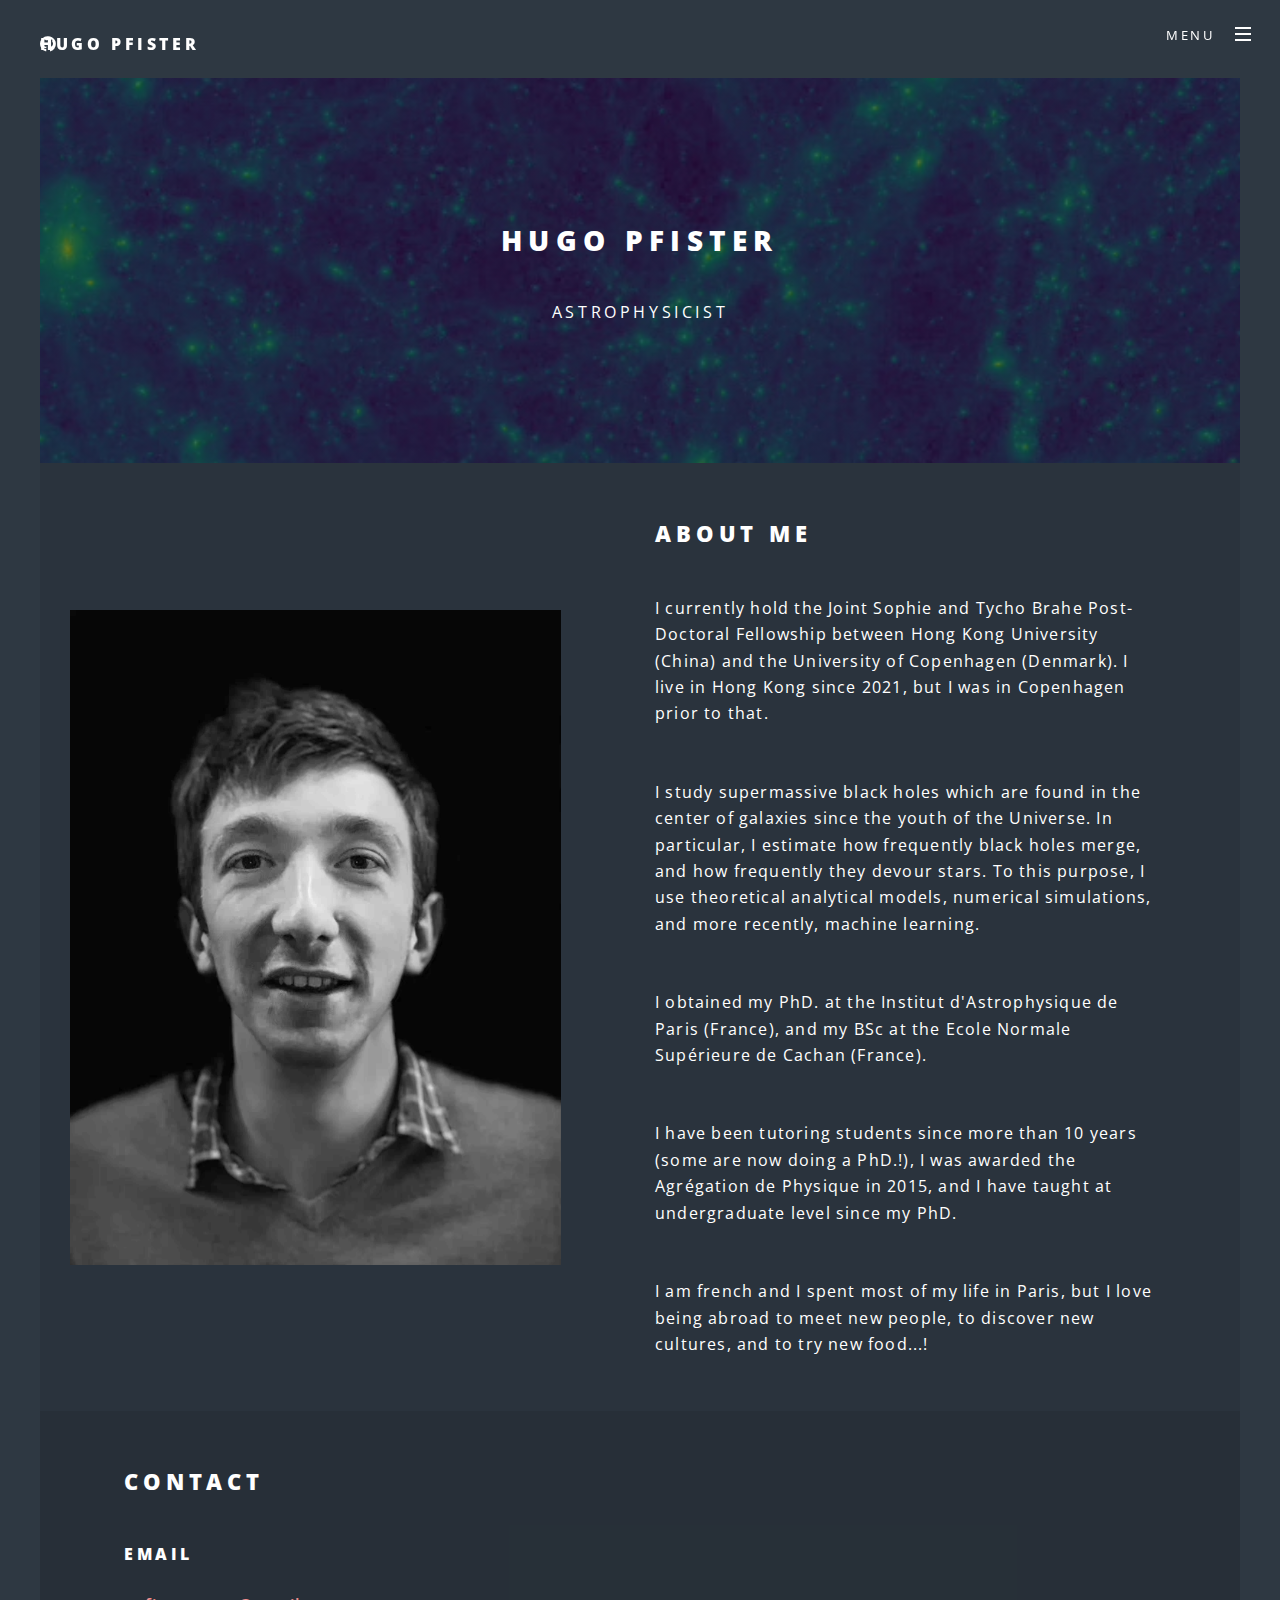
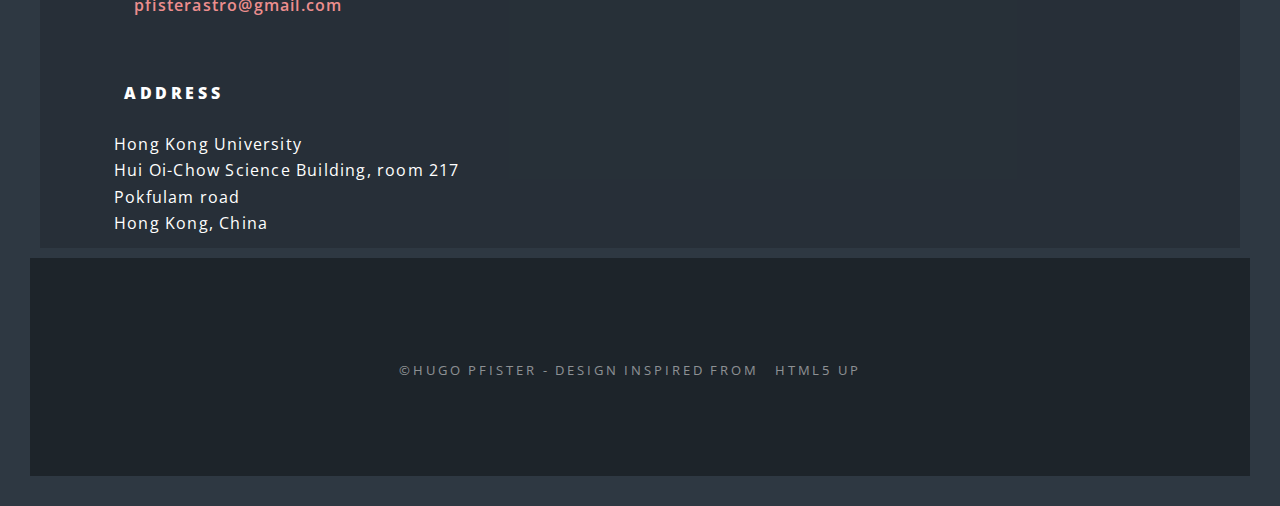
<file: index.html>
<!DOCTYPE HTML>
<!--
	Spectral by HTML5 UP
	html5up.net | @ajlkn
	Free for personal and commercial use under the CCA 3.0 license (html5up.net/license)
-->
<html>
	<head>
		<title>Hugo Pfister</title>

		<meta charset="utf-8" />
		<meta name="viewport" content="width=device-width, initial-scale=1, user-scalable=no" />
        
        <meta name="description" content="Webpage of Hugo Pfister">
        
        <meta name="title" content="Astronomy webpage of Hugo Pfister">
        <meta name="keywords" content="astronomy, BH, black hole, TDE, tidal disruption event, rates">
		<link rel="stylesheet" href="assets/css/main.css" />
		<noscript><link rel="stylesheet" href="assets/css/noscript.css" /></noscript>
        <meta property="og:title" content="Astronomy webpage of Hugo Pfister">
        <meta property="og:description" content="astronomy, BH, black hole, TDE, tidal disruption event, rates">
        <meta property="og:url" content="http://www.iap.fr/useriap/pfister">
        <meta property="og:type" content="website">
        <meta name="google-site-verification" content="_N7IkZTqL2hwujUv-Giy88qG-vqJdMheRe37Vo9CMN4" />
	</head>
	<body class="is-preload">

		<!-- Page Wrapper -->
			<div id="page-wrapper">

				<!-- Header -->
                <header id="header">
						<h1><a href="index.html">Hugo Pfister</a>
</h1>
<h1>
                         <a href="#" class="icon brands fa-github"><span class="label">GitHub</span></a>
        <!--                 <a href="#" class="icon brands fa-facebook-f"><span class="label">Facebook</span></a>
        -->
</h1>
                        	<!--<li><a href="#" class="icon brands "><span class="label">github</span></a></li>-->
						<nav id="nav">
							<ul>
								<li class="special">
									<a href="#menu" class="menuToggle"><span>Menu</span></a>
									<div id="menu">
										<ul>
											<li><a href="index.html">Home</a></li>
											<li><a href="CV.html">CV</a></li>
											<li><a href="research.html">Research</a></li>
                                            <li><a href="Publications.html">Publications</a></li>
											<!--<li><a href="teaching.html">Teaching</a></li>-->
									        <!--<a href="#menu_research" class="menuToggle"><span>Research</span></a>
                                            <div id="menu_research">
										        <ul>
											    <li><a href="home">Home</a></li>
											    <li><a href="CV">CV</a></li>
										        </ul>
                                            </div>-->
											<!--<li><a href="news">News</a></li>-->
											<!--<li><a href="collaborators">Collaborators</a></li>-->
											<!--<li><a href="HK">Hong Kong</a></li>-->
										</ul>
									</div>
								</li>
							</ul>
						</nav>
					</header>

				<!-- Main -->
					<article id="main">
						<header>
							<h2>Hugo Pfister</h2>
							<p> Astrophysicist </p>
						</header>



	<!-- About me -->
					<section class="wrapper alt">
						<section class="spotlight">
							<div class="image"><img src="images/pic01.jpg" alt=""  style='max-width:600px'/></div><div class="content">
								<h2>About me</h2>

<p> I currently hold the Joint Sophie and Tycho Brahe Post-Doctoral Fellowship between Hong Kong University (China) and the University of Copenhagen (Denmark). I live in Hong Kong since 2021, but I was in Copenhagen prior to that.</p>

<p> I study supermassive black holes which are found in the center of galaxies since the youth of the Universe. In particular, I estimate how frequently black holes merge, and how frequently they devour stars. To this purpose, I use theoretical analytical models, numerical simulations, and more recently, machine learning.</p>

<p> I obtained my PhD. at the Institut d'Astrophysique de Paris (France), and my BSc at the Ecole Normale Supérieure de Cachan (France).</p>

<p> I have been tutoring students since more than 10 years (some are now doing a PhD.!), I was awarded the Agrégation de Physique in 2015, and I have taught at undergraduate level since my PhD.

<p> I am french and I spent most of my life in Paris, but I love being abroad to meet new people, to discover new cultures, and to try new food...! </p>



							</div>
						</section>



   <!-- CONTACT -->

						<section class="spotlight">
      <div class="image">          <iframe src="https://www.google.com/maps/embed?pb=!1m18!1m12!1m3!1d378.75952251960143!2d114.13757611547182!3d22.28270445174032!2m3!1f0!2f0!3f0!3m2!1i1024!2i768!4f13.1!3m3!1m2!1s0x3403ff85d6d79703%3A0xe7ca67f254999b95!2sHui%20Oi-Chow%20Science%20Building!5e0!3m2!1sfr!2shk!4v1622174473562!5m2!1sfr!2shk" width="100%" height="300" style="" allowfullscreen="" loading="lazy"></iframe>
							</div><div class="content">
								<h2>Contact</h2>
                                

		<h4>Email</h4>
            <b><a href="mailto:pfisterastro@gmail.com">pfisterastro@gmail.com</a></b>
                </p>
		<h4>Address</h4>
                Hong Kong University<br>
                Hui Oi-Chow Science Building, room 217<br>
                Pokfulam road<br>
                Hong Kong, China<br>

							</div>
						</section>

					</article>


				<!-- Footer -->
					<footer id="footer">
						<ul class="copyright">
							<li>&copy;Hugo Pfister - Design inspired from <a href="http://html5up.net">HTML5 UP</a></li>
						</ul>
					</footer> 

			</div>

		<!-- Scripts -->
			<script src="assets/js/jquery.min.js"></script>
			<script src="assets/js/jquery.scrollex.min.js"></script>
			<script src="assets/js/jquery.scrolly.min.js"></script>
			<script src="assets/js/browser.min.js"></script>
			<script src="assets/js/breakpoints.min.js"></script>
			<script src="assets/js/util.js"></script>
			<script src="assets/js/main.js"></script>

	</body>
</html>
</file>
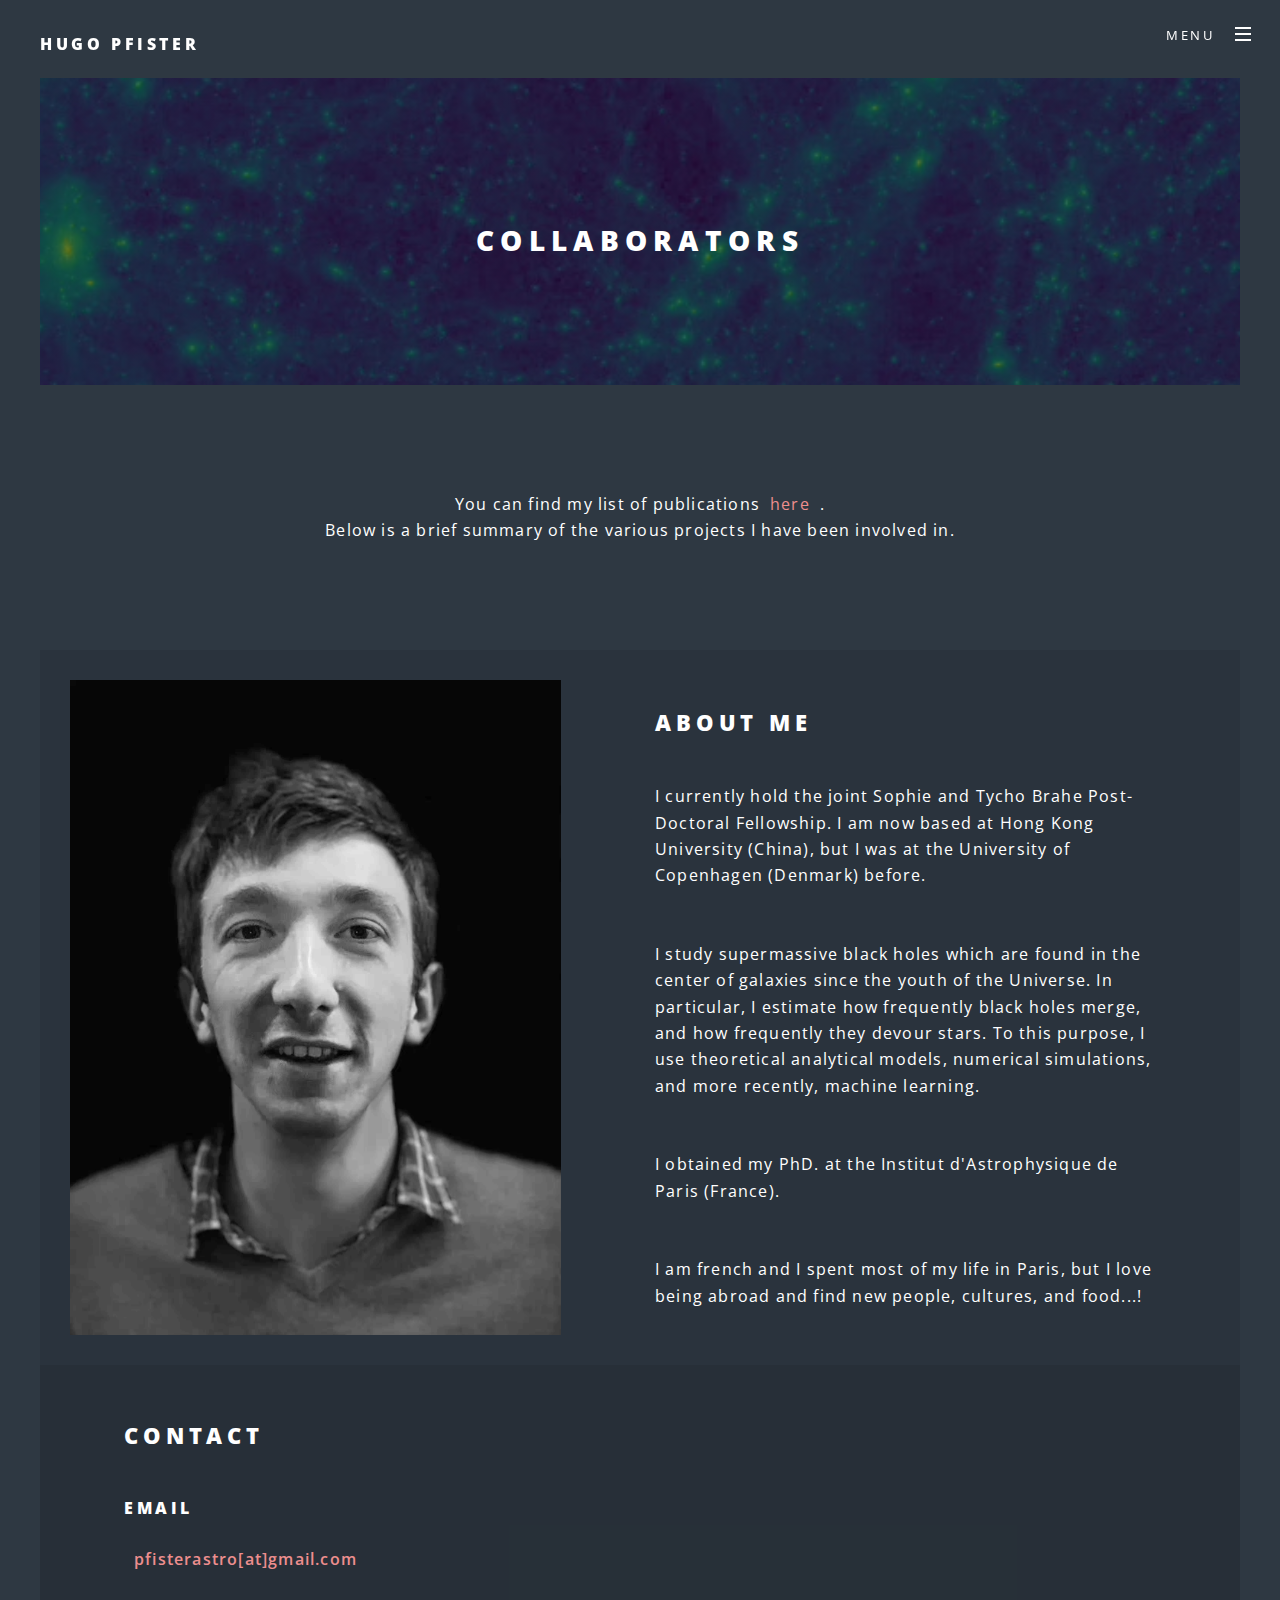
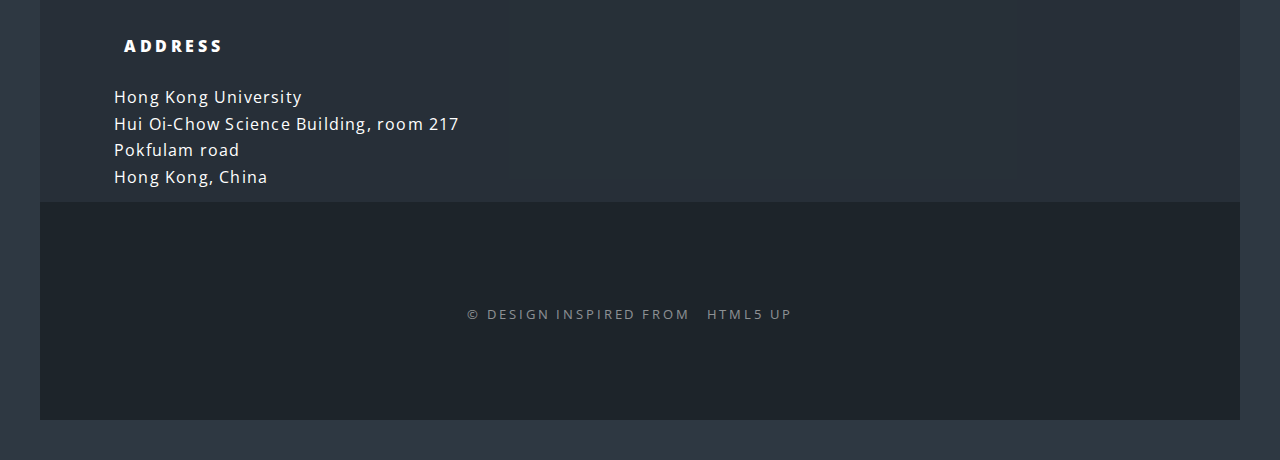
<file: collaborators.html>
<!DOCTYPE HTML>
<!--
	Spectral by HTML5 UP
	html5up.net | @ajlkn
	Free for personal and commercial use under the CCA 3.0 license (html5up.net/license)
-->
<html>
	<head>
		<title>Hugo Pfister (Collaborators)</title>
		<meta charset="utf-8" />
		<meta name="viewport" content="width=device-width, initial-scale=1, user-scalable=no" />
		<link rel="stylesheet" href="assets/css/main.css" />
		<noscript><link rel="stylesheet" href="assets/css/noscript.css" /></noscript>
	</head>
	<body class="is-preload">

		<!-- Page Wrapper -->
			<div id="page-wrapper">

				<!-- Header -->
                <header id="header">
						<h1><a href="home.html">Hugo Pfister</a></h1>
						<nav id="nav">
							<ul>
								<li class="special">
									<a href="#menu" class="menuToggle"><span>Menu</span></a>
									<div id="menu">
										<ul>
											<li><a href="home.html">Home</a></li>
											<li><a href="CV.html">CV</a></li>
											<li><a href="elements.html">Elements</a></li>
											<li><a href="#">Sign Up</a></li>
											<li><a href="#">Log In</a></li>
										</ul>
									</div>
								</li>
							</ul>
						</nav>
					</header>

				<!-- Main -->
					<article id="main">
						<header>
							<h2>Collaborators</h2>
						</header>

        	<section class="wrapper style0 special">
								<p> <!--To date, I have (co-)authored XX publications resulting in a h-index of X.-->
                                You can find my list of publications<a href='https://ui.adsabs.harvard.edu/search/filter_bibstem_facet_fq_bibstem_facet=NOT&filter_bibstem_facet_fq_bibstem_facet=(*%3A*%20NOT%20bibstem_facet%3A%22TNSTR%22)&filter_bibstem_facet_fq_bibstem_facet=bibstem_facet%3A%22TNSCR%22&filter_database_fq_database=AND&filter_database_fq_database=database%3A%22astronomy%22&fq=%7B!type%3Daqp%20v%3D%24fq_database%7D&fq=%7B!type%3Daqp%20v%3D%24fq_bibstem_facet%7D&fq_bibstem_facet=((*%3A*%20NOT%20bibstem_facet%3A%22TNSTR%22)%20NOT%20bibstem_facet%3A%22TNSCR%22)&fq_database=(database%3A%22astronomy%22)&p_=0&q=author%3A(%22pfister%2C%20hugo%22)%20year%3A2017-&sort=citation_count%20desc%2C%20bibcode%20desc'>here</a>.<br>
                                Below is a brief summary of the various projects I have been involved in. 
                          </p> <!--
                                <ul>
                                <li><a href='https://ui.adsabs.harvard.edu/abs/2019MNRAS.486..101P/abstract'>The erratic dynamical life of black hole seeds in high-redshift galaxies.</a> In this paper I use related to the formation of supermassive black hole binaries in the context of the future LISA mission.</li>
                               
                                <li><a href='https://ui.adsabs.harvard.edu/abs/2020MNRAS.497.2276P/abstract'>Enhancement of the tidal disruption event rate in galaxies with a nuclear star cluster: from dwarfs to ellipticals</a> related to the estimate of the tidal disruption event rate in the context of future observations with different facilities such as the LSST or eRosita.</li>
                                <li><a href='https://ui.adsabs.harvard.edu/abs/2020MNRAS.493..922P/abstract'>Real galaxy mergers from galaxy pair catalogues.</a> related to the estimate of the tidal disruption event rate in the context of future observations with different facilities such as the LSST or eRosita.</li>
                                </ul>
                                <h5> Formation of black hole binaries </h5> -->
						</section> 
					<section class="wrapper alt style2">
						<section class="spotlight">
							<div class="image"><img src="images/pic01.jpg" alt=""  style='max-width:600px'/></div><div class="content">
								<h2>About me</h2>

<p>I currently hold the joint Sophie and Tycho Brahe Post-Doctoral Fellowship. I am now based at Hong Kong University (China), but I was at the University of Copenhagen (Denmark) before.</p>

<p> I study supermassive black holes which are found in the center of galaxies since the youth of the Universe. In particular, I estimate how frequently black holes merge, and how frequently they devour stars. To this purpose, I use theoretical analytical models, numerical simulations, and more recently, machine learning.</p>

<p>I obtained my PhD. at the Institut d'Astrophysique de Paris (France). </p>

<p> I am french and I spent most of my life in Paris, but I love being abroad and find new people, cultures, and food...! </p>



							</div>
						</section>



   <!-- CONTACT -->

						<section class="spotlight">
      <div class="image">          <iframe src="https://www.google.com/maps/embed?pb=!1m18!1m12!1m3!1d378.75952251960143!2d114.13757611547182!3d22.28270445174032!2m3!1f0!2f0!3f0!3m2!1i1024!2i768!4f13.1!3m3!1m2!1s0x3403ff85d6d79703%3A0xe7ca67f254999b95!2sHui%20Oi-Chow%20Science%20Building!5e0!3m2!1sfr!2shk!4v1622174473562!5m2!1sfr!2shk" width="100%" height="300" style="" allowfullscreen="" loading="lazy"></iframe>
							</div><div class="content">
								<h2>Contact</h2>

		<h4>Email</h4>
            <b><a href="mailto:pfisterastro@gmail.com">pfisterastro[at]gmail.com</a></b>
                </p>
		<h4>Address</h4>
                Hong Kong University<br>
                Hui Oi-Chow Science Building, room 217<br>
                Pokfulam road<br>
                Hong Kong, China<br>


							</div>
						</section>



			








				<!-- Footer -->
					<footer id="footer">
						<ul class="copyright">
							<li>&copy; Design inspired from <a href="http://html5up.net">HTML5 UP</a></li>
						</ul>
					</footer> 

			</div>

		<!-- Scripts -->
			<script src="assets/js/jquery.min.js"></script>
			<script src="assets/js/jquery.scrollex.min.js"></script>
			<script src="assets/js/jquery.scrolly.min.js"></script>
			<script src="assets/js/browser.min.js"></script>
			<script src="assets/js/breakpoints.min.js"></script>
			<script src="assets/js/util.js"></script>
			<script src="assets/js/main.js"></script>
	</body>
</html>
</file>
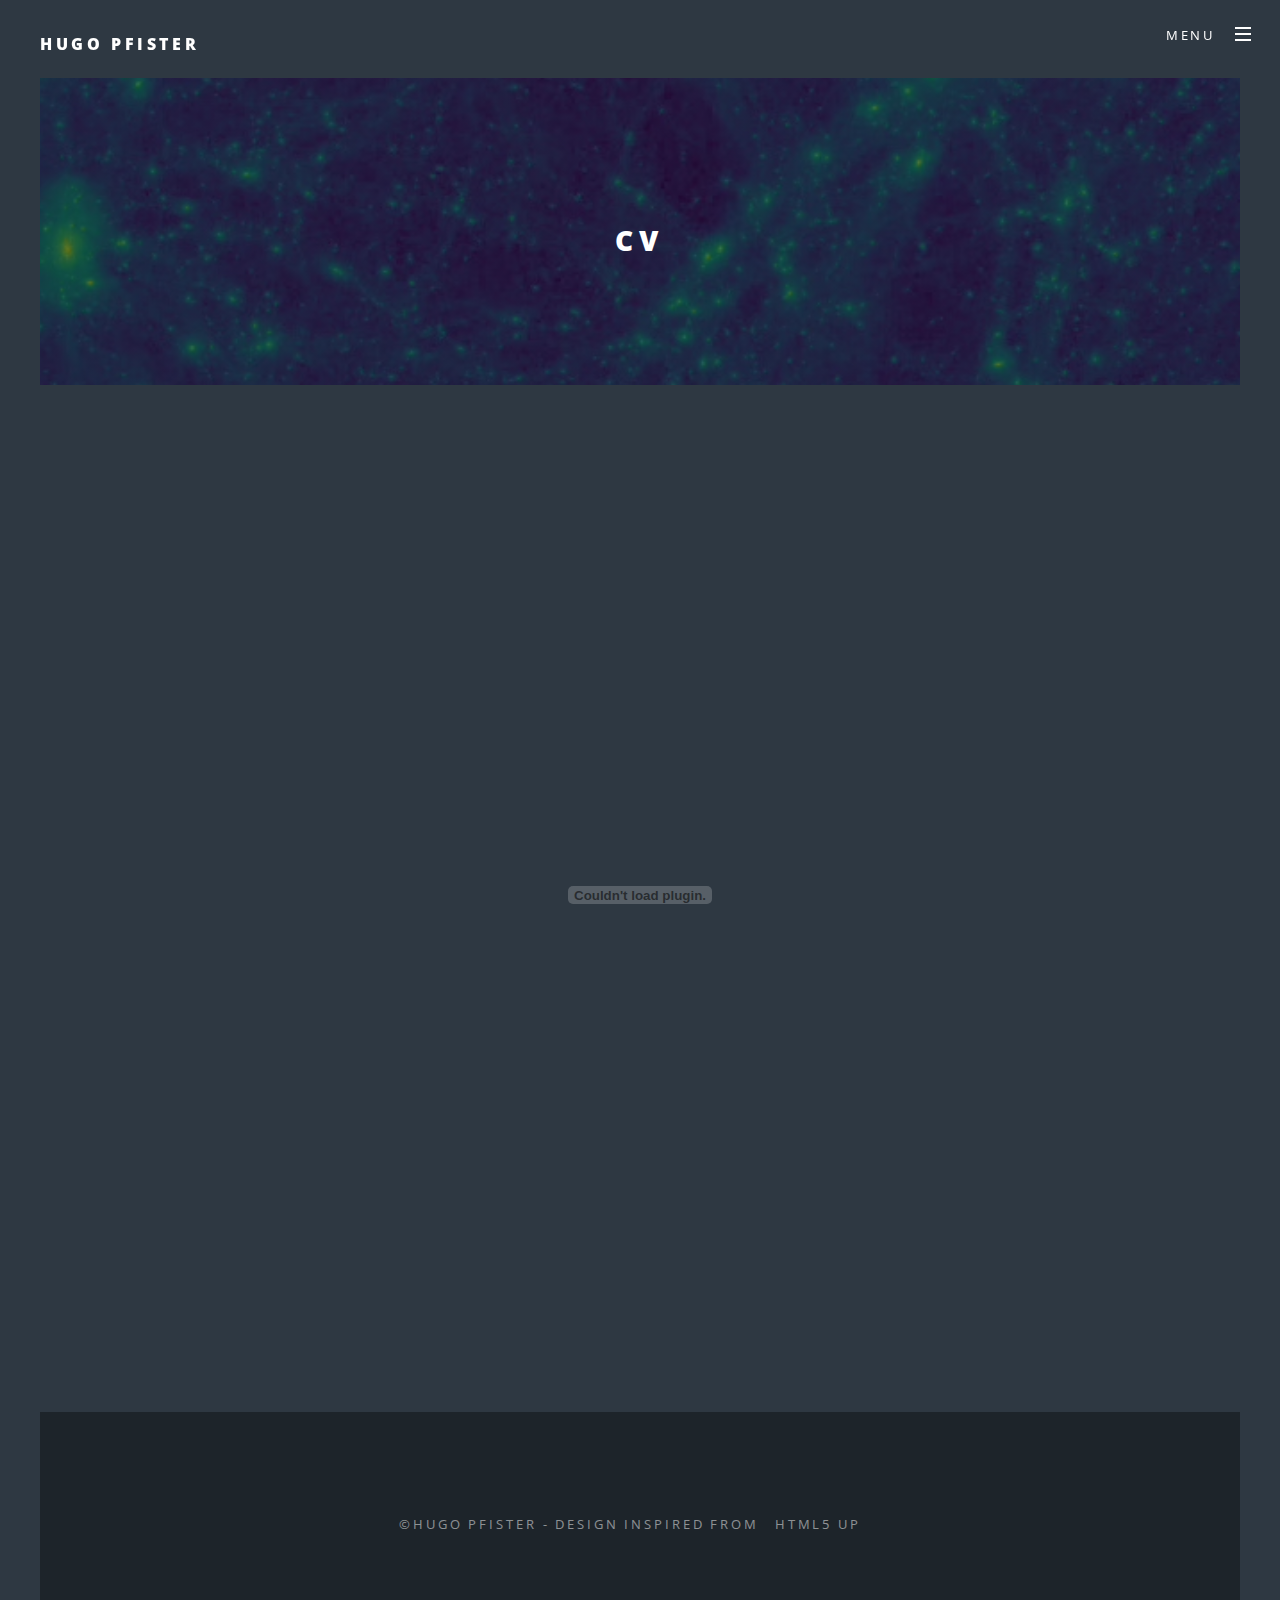
<file: CV.html>
<!DOCTYPE HTML>
<!--
	Spectral by HTML5 UP
	html5up.net | @ajlkn
	Free for personal and commercial use under the CCA 3.0 license (html5up.net/license)
-->
<html>
	<head>
		<title>Hugo Pfister</title>

		<meta charset="utf-8" />
		<meta name="viewport" content="width=device-width, initial-scale=1, user-scalable=no" />
        
        <meta name="description" content="Astronomy webpage of Hugo Pfister">
        
        <meta name="title" content="Astronomy webpage of Hugo Pfister">
        <meta name="keywords" content="astronomy, BH, black hole, TDE, tidal disruption event, rates">
		<link rel="stylesheet" href="assets/css/main.css" />
		<noscript><link rel="stylesheet" href="assets/css/noscript.css" /></noscript>
        <meta property="og:title" content="Astronomy webpage of Hugo Pfister">
        <meta property="og:description" content="astronomy, BH, black hole, TDE, tidal disruption event, rates">
        <meta property="og:url" content="http://www.iap.fr/useriap/pfister">
        <meta property="og:type" content="website">
        <meta name="google-site-verification" content="_N7IkZTqL2hwujUv-Giy88qG-vqJdMheRe37Vo9CMN4" />
	</head>
	<body class="is-preload">

		<!-- Page Wrapper -->
			<div id="page-wrapper">

				<!-- Header -->
                <header id="header">
						<h1><a href="index.html">Hugo Pfister</a></h1>
						<nav id="nav">
							<ul>
								<li class="special">
									<a href="#menu" class="menuToggle"><span>Menu</span></a>
									<div id="menu">
										<ul>
											<li><a href="index.html">Home</a></li>
											<li><a href="CV.html">CV</a></li>
											<li><a href="research.html">Research</a></li>
											<li><a href="Publications.html">Publications</a></li>
											<!--<li><a href="teaching.html">Teaching</a></li>-->
									        <!--<a href="#menu_research" class="menuToggle"><span>Research</span></a>
                                            <div id="menu_research">
										        <ul>
											    <li><a href="home">Home</a></li>
											    <li><a href="CV">CV</a></li>
										        </ul>
                                            </div>-->
											<!--<li><a href="news">News</a></li>-->
											<!--<li><a href="collaborators">Collaborators</a></li>-->
											<!--<li><a href="HK">Hong Kong</a></li>-->
										</ul>
									</div>
								</li>
							</ul>
						</nav>
					</header>


				<!-- Main -->
					<article id="main">
						<header>
							<h2>CV</h2>
						</header>
        	<section class="wrapper alt">
	<div class="inner">
                         <embed src="./Files/resumeHugoPFISTER.pdf" width="100%" height="1000px">
							</div>
                            </section>


				<!-- Footer -->
					<footer id="footer">
						<ul class="copyright">
							<li>&copy;Hugo Pfister - Design inspired from <a href="http://html5up.net">HTML5 UP</a></li>
						</ul>
					</footer> 

			</div>

		<!-- Scripts -->
			<script src="assets/js/jquery.min.js"></script>
			<script src="assets/js/jquery.scrollex.min.js"></script>
			<script src="assets/js/jquery.scrolly.min.js"></script>
			<script src="assets/js/browser.min.js"></script>
			<script src="assets/js/breakpoints.min.js"></script>
			<script src="assets/js/util.js"></script>
			<script src="assets/js/main.js"></script>

	</body>
</html>
</file>
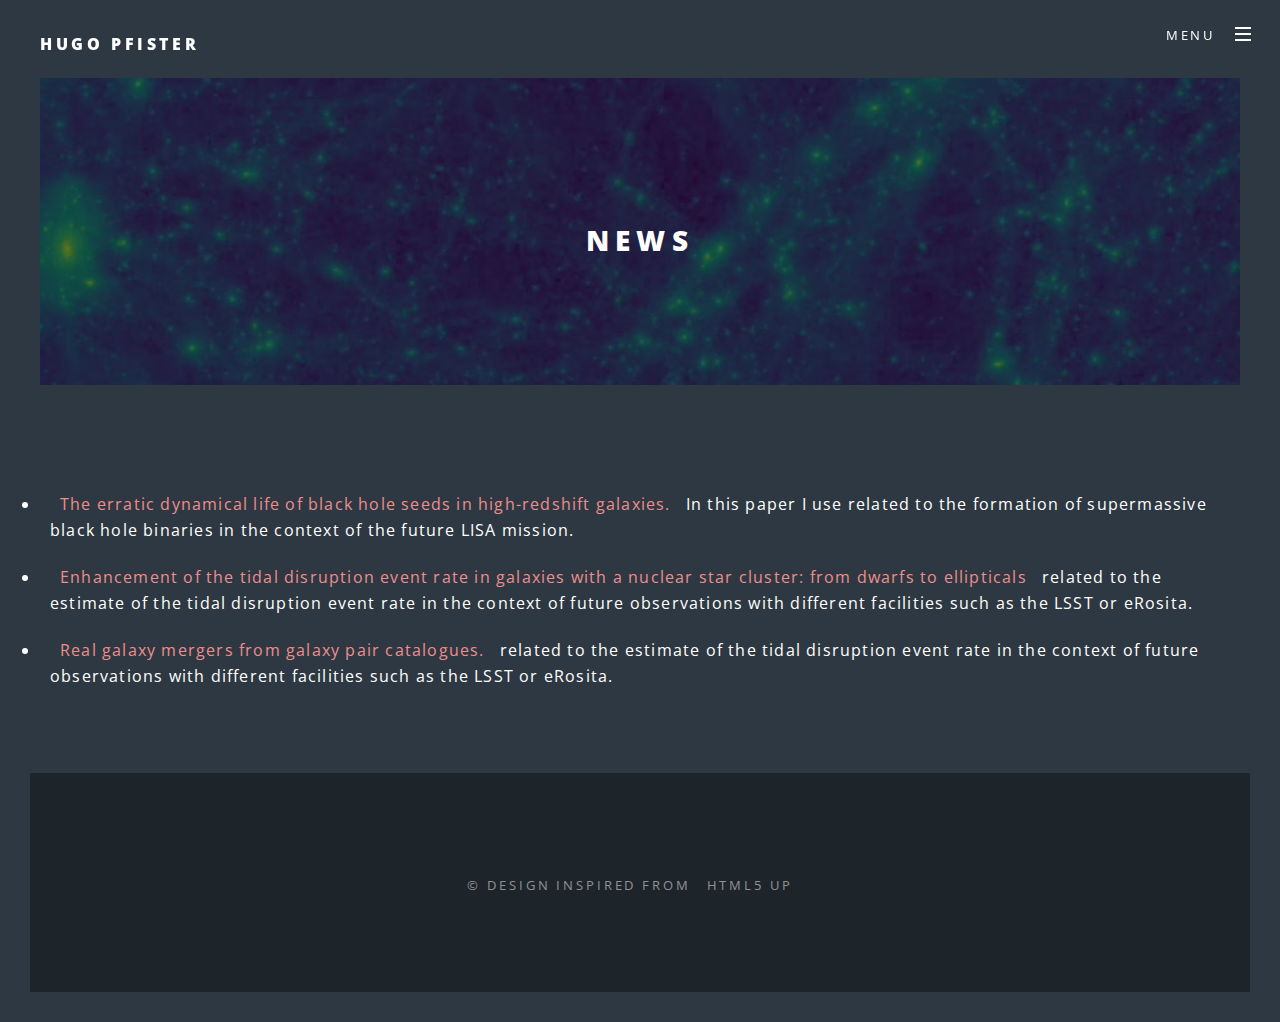
<file: news.html>
<!DOCTYPE HTML>
<!--
	Spectral by HTML5 UP
	html5up.net | @ajlkn
	Free for personal and commercial use under the CCA 3.0 license (html5up.net/license)
-->
<html>
	<head>
		<title>Hugo Pfister (News)</title>
		<meta charset="utf-8" />
		<meta name="viewport" content="width=device-width, initial-scale=1, user-scalable=no" />
		<link rel="stylesheet" href="assets/css/main.css" />
		<noscript><link rel="stylesheet" href="assets/css/noscript.css" /></noscript>
	</head>
	<body class="is-preload">

		<!-- Page Wrapper -->
			<div id="page-wrapper">

				<!-- Header -->
                <header id="header">
						<h1><a href="home.html">Hugo Pfister</a></h1>
						<nav id="nav">
							<ul>
								<li class="special">
									<a href="#menu" class="menuToggle"><span>Menu</span></a>
									<div id="menu">
										<ul>
											<li><a href="home.html">Home</a></li>
											<li><a href="CV.html">CV</a></li>
											<li><a href="elements.html">Elements</a></li>
											<li><a href="#">Sign Up</a></li>
											<li><a href="#">Log In</a></li>
										</ul>
									</div>
								</li>
							</ul>
						</nav>
					</header>

				<!-- Main -->
					<article id="main">
						<header>
							<h2>News</h2>
						</header>

        	<section class="wrapper style0">
                                <li><a href='https://ui.adsabs.harvard.edu/abs/2019MNRAS.486..101P/abstract'>The erratic dynamical life of black hole seeds in high-redshift galaxies.</a> In this paper I use related to the formation of supermassive black hole binaries in the context of the future LISA mission.</li>
                               
                                <li><a href='https://ui.adsabs.harvard.edu/abs/2020MNRAS.497.2276P/abstract'>Enhancement of the tidal disruption event rate in galaxies with a nuclear star cluster: from dwarfs to ellipticals</a> related to the estimate of the tidal disruption event rate in the context of future observations with different facilities such as the LSST or eRosita.</li>
                                <li><a href='https://ui.adsabs.harvard.edu/abs/2020MNRAS.493..922P/abstract'>Real galaxy mergers from galaxy pair catalogues.</a> related to the estimate of the tidal disruption event rate in the context of future observations with different facilities such as the LSST or eRosita.</li>
						</section> 

</article>

				<!-- Footer -->
					<footer id="footer">
						<ul class="copyright">
							<li>&copy; Design inspired from <a href="http://html5up.net">HTML5 UP</a></li>
						</ul>
					</footer> 

			</div>

		<!-- Scripts -->
			<script src="assets/js/jquery.min.js"></script>
			<script src="assets/js/jquery.scrollex.min.js"></script>
			<script src="assets/js/jquery.scrolly.min.js"></script>
			<script src="assets/js/browser.min.js"></script>
			<script src="assets/js/breakpoints.min.js"></script>
			<script src="assets/js/util.js"></script>
			<script src="assets/js/main.js"></script>
	</body>
</html>
</file>
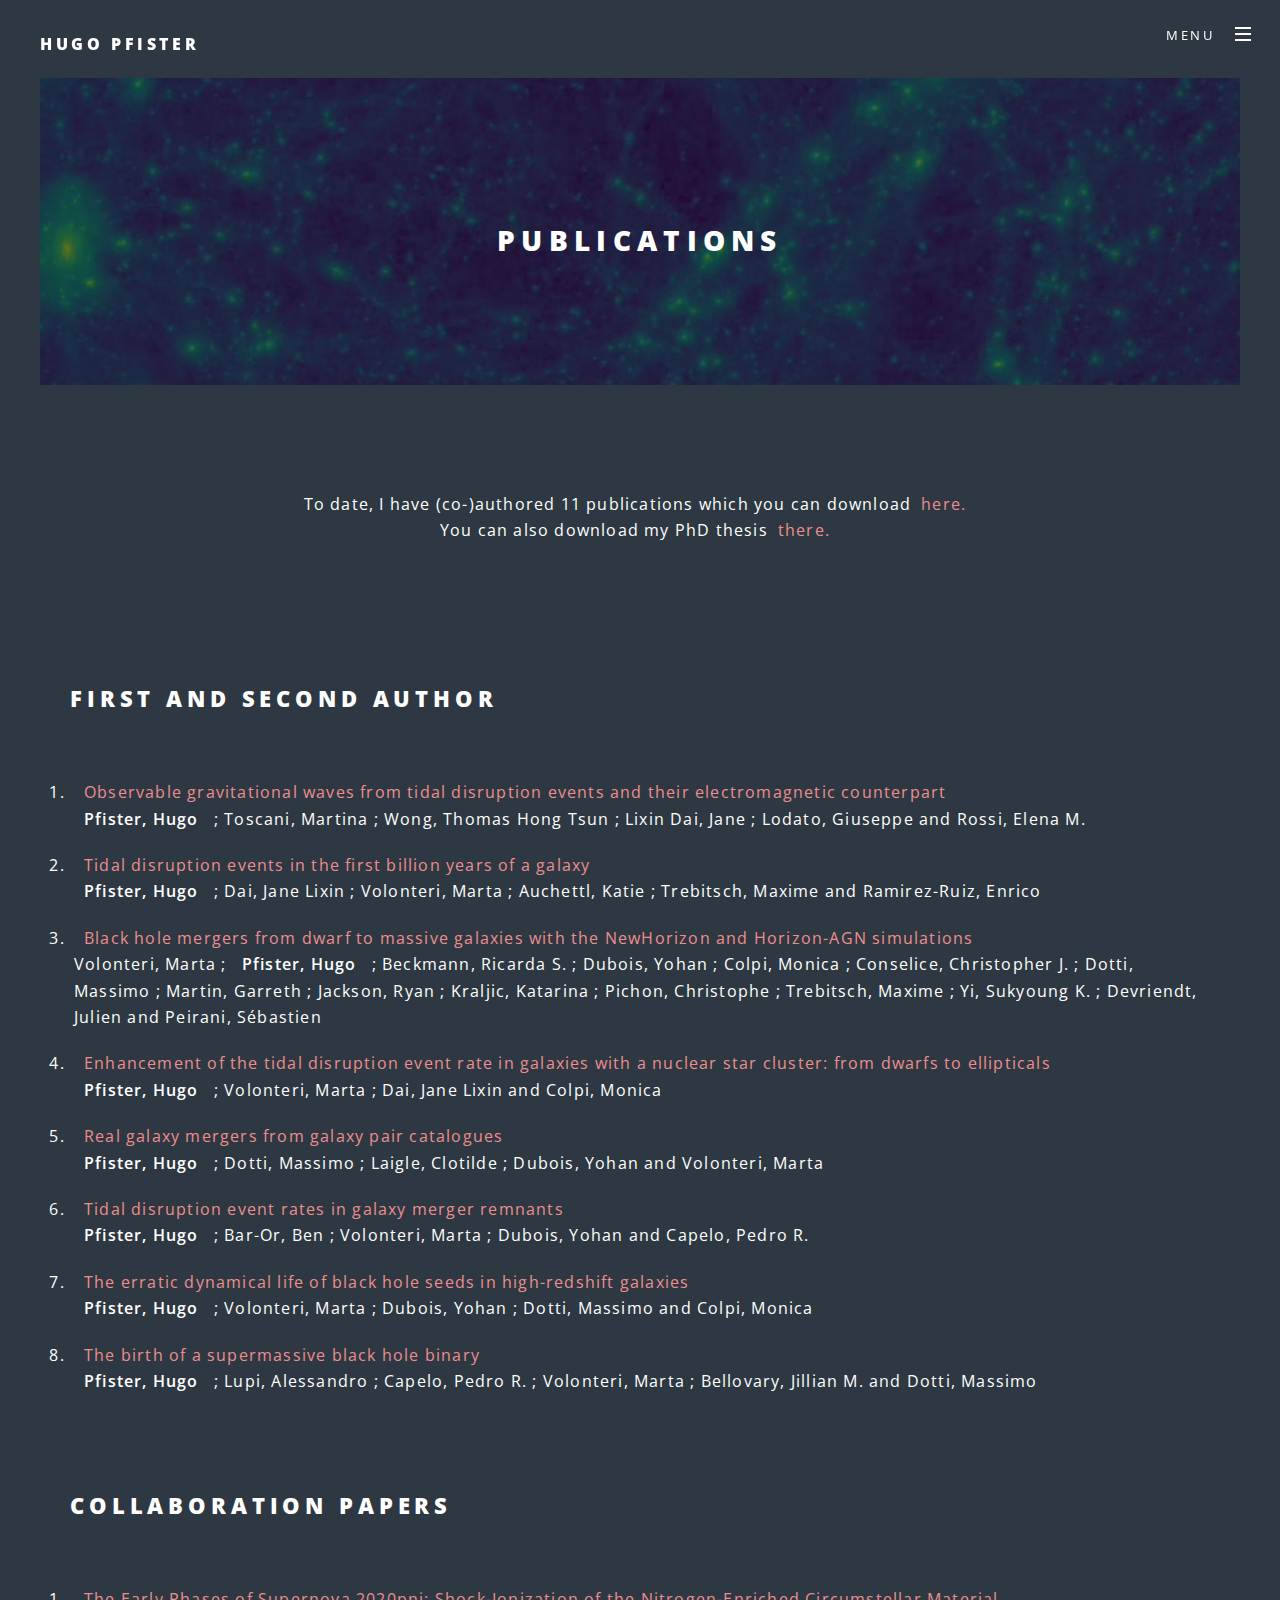
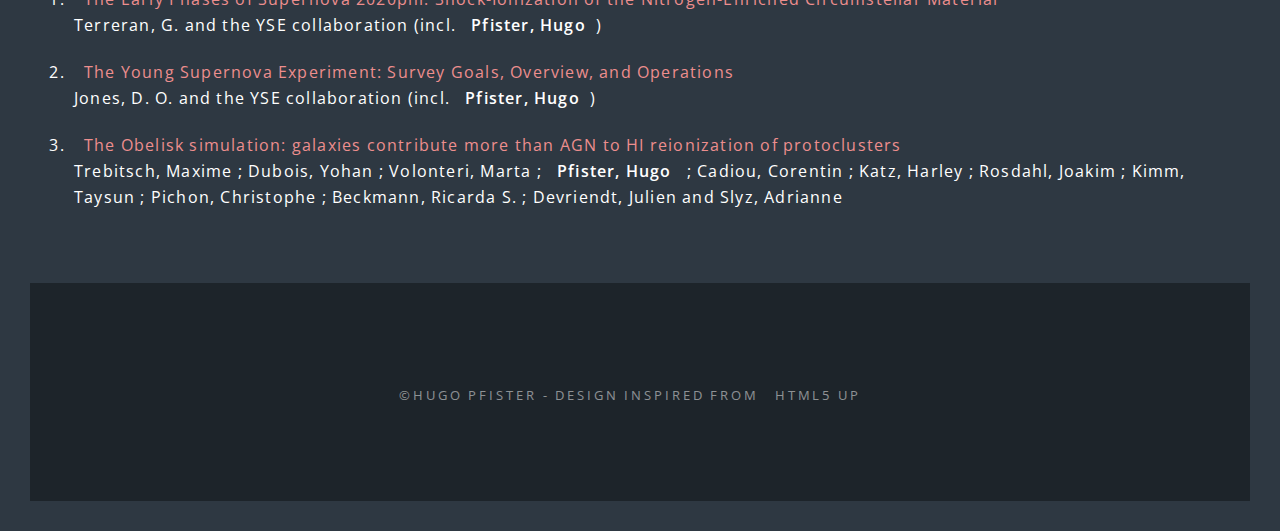
<file: Publications.html>
<!DOCTYPE HTML>
<!--
	Spectral by HTML5 UP
	html5up.net | @ajlkn
	Free for personal and commercial use under the CCA 3.0 license (html5up.net/license)
-->
<html>
	<head>
		<title>Hugo Pfister</title>

		<meta charset="utf-8" />
		<meta name="viewport" content="width=device-width, initial-scale=1, user-scalable=no" />
        
        <meta name="description" content="Astronomy webpage of Hugo Pfister">
        
        <meta name="title" content="Astronomy webpage of Hugo Pfister">
        <meta name="keywords" content="astronomy, BH, black hole, TDE, tidal disruption event, rates">
		<link rel="stylesheet" href="assets/css/main.css" />
		<noscript><link rel="stylesheet" href="assets/css/noscript.css" /></noscript>
        <meta property="og:title" content="Astronomy webpage of Hugo Pfister">
        <meta property="og:description" content="astronomy, BH, black hole, TDE, tidal disruption event, rates">
        <meta property="og:url" content="http://www.iap.fr/useriap/pfister">
        <meta property="og:type" content="website">
        <meta name="google-site-verification" content="_N7IkZTqL2hwujUv-Giy88qG-vqJdMheRe37Vo9CMN4" />
	</head>
	<body class="is-preload">

		<!-- Page Wrapper -->
			<div id="page-wrapper">

				<!-- Header -->
                <header id="header">
						<h1><a href="index.html">Hugo Pfister</a></h1>
						<nav id="nav">
							<ul>
								<li class="special">
									<a href="#menu" class="menuToggle"><span>Menu</span></a>
									<div id="menu">
										<ul>
											<li><a href="index.html">Home</a></li>
											<li><a href="CV.html">CV</a></li>
											<li><a href="research.html">Research</a></li>
											<li><a href="Publications.html">Publications</a></li>
											<!--<li><a href="teaching.html">Teaching</a></li>-->
									        <!--<a href="#menu_research" class="menuToggle"><span>Research</span></a>
                                            <div id="menu_research">
										        <ul>
											    <li><a href="home">Home</a></li>
											    <li><a href="CV">CV</a></li>
										        </ul>
                                            </div>-->
											<!--<li><a href="news">News</a></li>-->
											<!--<li><a href="collaborators">Collaborators</a></li>-->
											<!--<li><a href="HK">Hong Kong</a></li>-->
										</ul>
									</div>
								</li>
							</ul>
						</nav>
					</header>

				<!-- Main -->
					<article id="main">
						<header>
							<h2>Publications</h2>
						</header>

        	<section class="wrapper special">
								<p> To date, I have (co-)authored 11 publications which you can download<a href='https://ui.adsabs.harvard.edu/search/filter_bibstem_facet_fq_bibstem_facet=NOT&filter_bibstem_facet_fq_bibstem_facet=(*%3A*%20NOT%20bibstem_facet%3A%22TNSTR%22)&filter_bibstem_facet_fq_bibstem_facet=bibstem_facet%3A%22TNSCR%22&filter_database_fq_database=AND&filter_database_fq_database=database%3A%22astronomy%22&fq=%7B!type%3Daqp%20v%3D%24fq_database%7D&fq=%7B!type%3Daqp%20v%3D%24fq_bibstem_facet%7D&fq_bibstem_facet=((*%3A*%20NOT%20bibstem_facet%3A%22TNSTR%22)%20NOT%20bibstem_facet%3A%22TNSCR%22)&fq_database=(database%3A%22astronomy%22)&p_=0&q=author%3A(%22pfister%2C%20hugo%22)%20year%3A2017-&sort=citation_count%20desc%2C%20bibcode%20desc'>here.</a><br>
                                You can also download my PhD thesis<a href="Files/these_pfister.pdf" download>there.</a><br>
                          </p> 
                          </section>


					<section class="wrapper alt">
							<div class="content">
                            <header>
								<h2>First and second author</h2>
                                <!--<p>indicate students</a></p>-->
                             </header>
	<ol>
												<li><a href='https://ui.adsabs.harvard.edu/abs/2021arXiv210305883P/abstract'>Observable gravitational waves from tidal disruption events and their electromagnetic counterpart</a><br><b>Pfister, Hugo</b> ; Toscani, Martina ; Wong, Thomas Hong Tsun ; Lixin Dai, Jane ; Lodato, Giuseppe and Rossi, Elena M.</li>
												<li><a href='https://ui.adsabs.harvard.edu/abs/2021MNRAS.500.3944P/abstract'>Tidal disruption events in the first billion years of a galaxy</a><br><b>Pfister, Hugo</b> ; Dai, Jane Lixin ; Volonteri, Marta ; Auchettl, Katie ; Trebitsch, Maxime and Ramirez-Ruiz, Enrico</li>
												<li><a href='https://ui.adsabs.harvard.edu/abs/2020MNRAS.498.2219V/abstract'>Black hole mergers from dwarf to massive galaxies with the NewHorizon and Horizon-AGN simulations</a><br>Volonteri, Marta ; <b>Pfister, Hugo</b> ; Beckmann, Ricarda S. ; Dubois, Yohan ; Colpi, Monica ; Conselice, Christopher J. ; Dotti, Massimo ; Martin, Garreth ; Jackson, Ryan ; Kraljic, Katarina ; Pichon, Christophe ; Trebitsch, Maxime ; Yi, Sukyoung K. ; Devriendt, Julien and Peirani, Sébastien</li>
												<li><a href='https://ui.adsabs.harvard.edu/abs/2020MNRAS.497.2276P/abstract'>Enhancement of the tidal disruption event rate in galaxies with a nuclear star cluster: from dwarfs to ellipticals</a><br><b>Pfister, Hugo</b> ; Volonteri, Marta ; Dai, Jane Lixin and Colpi, Monica</li>
												<li><a href='https://ui.adsabs.harvard.edu/abs/2020MNRAS.493..922P/abstract'>Real galaxy mergers from galaxy pair catalogues</a><br><b>Pfister, Hugo</b> ; Dotti, Massimo ; Laigle, Clotilde ; Dubois, Yohan and Volonteri, Marta</li>
												<li><a href='https://ui.adsabs.harvard.edu/abs/2019MNRAS.488L..29P/abstract'>Tidal disruption event rates in galaxy merger remnants</a><br><b>Pfister, Hugo</b> ; Bar-Or, Ben ; Volonteri, Marta ; Dubois, Yohan and Capelo, Pedro R.</li>
												<li><a href='https://ui.adsabs.harvard.edu/abs/2019MNRAS.486..101P/abstract'>The erratic dynamical life of black hole seeds in high-redshift galaxies</a><br><b>Pfister, Hugo</b> ; Volonteri, Marta ; Dubois, Yohan ; Dotti, Massimo and Colpi, Monica</li>
												<li><a href='https://ui.adsabs.harvard.edu/abs/2017MNRAS.471.3646P/abstract'>The birth of a supermassive black hole binary</a><br><b>Pfister, Hugo</b> ; Lupi, Alessandro ; Capelo, Pedro R. ; Volonteri, Marta ; Bellovary, Jillian M. and Dotti, Massimo</li>
											</ol>
							</div>
						</section>

					<section class="wrapper alt">
							<div class="content">
                            <header>
								<h2>Collaboration papers</h2>
                                <!--<p>indicate students</a></p>-->
                             </header>
	<ol>
												<li><a href='https://ui.adsabs.harvard.edu/abs/2021arXiv210512296T/abstract'>The Early Phases of Supernova 2020pni: Shock-Ionization of the Nitrogen-Enriched Circumstellar Material</a><br>Terreran, G. and the YSE collaboration (incl. <b>Pfister, Hugo</b>)</li>
												<li><a href='https://ui.adsabs.harvard.edu/abs/2021ApJ...908..143J/abstract'>The Young Supernova Experiment: Survey Goals, Overview, and Operations</a><br>Jones, D. O. and the YSE collaboration (incl. <b>Pfister, Hugo</b>)</li>
												<li><a href='The Obelisk simulation: galaxies contribute more than AGN to HI reionization of protoclusters'>The Obelisk simulation: galaxies contribute more than AGN to HI reionization of protoclusters</a><br>Trebitsch, Maxime ; Dubois, Yohan ; Volonteri, Marta ; <b>Pfister, Hugo</b> ; Cadiou, Corentin ; Katz, Harley ; Rosdahl, Joakim ; Kimm, Taysun ; Pichon, Christophe ; Beckmann, Ricarda S. ; Devriendt, Julien and Slyz, Adrianne</li>
											</ol>
							</div>
						</section>



					</article>


				<!-- Footer -->
					<footer id="footer">
						<ul class="copyright">
							<li>&copy;Hugo Pfister - Design inspired from <a href="http://html5up.net">HTML5 UP</a></li>
						</ul>
					</footer> 

			</div>

		<!-- Scripts -->
			<script src="assets/js/jquery.min.js"></script>
			<script src="assets/js/jquery.scrollex.min.js"></script>
			<script src="assets/js/jquery.scrolly.min.js"></script>
			<script src="assets/js/browser.min.js"></script>
			<script src="assets/js/breakpoints.min.js"></script>
			<script src="assets/js/util.js"></script>
			<script src="assets/js/main.js"></script>

	</body>
</html>
</file>
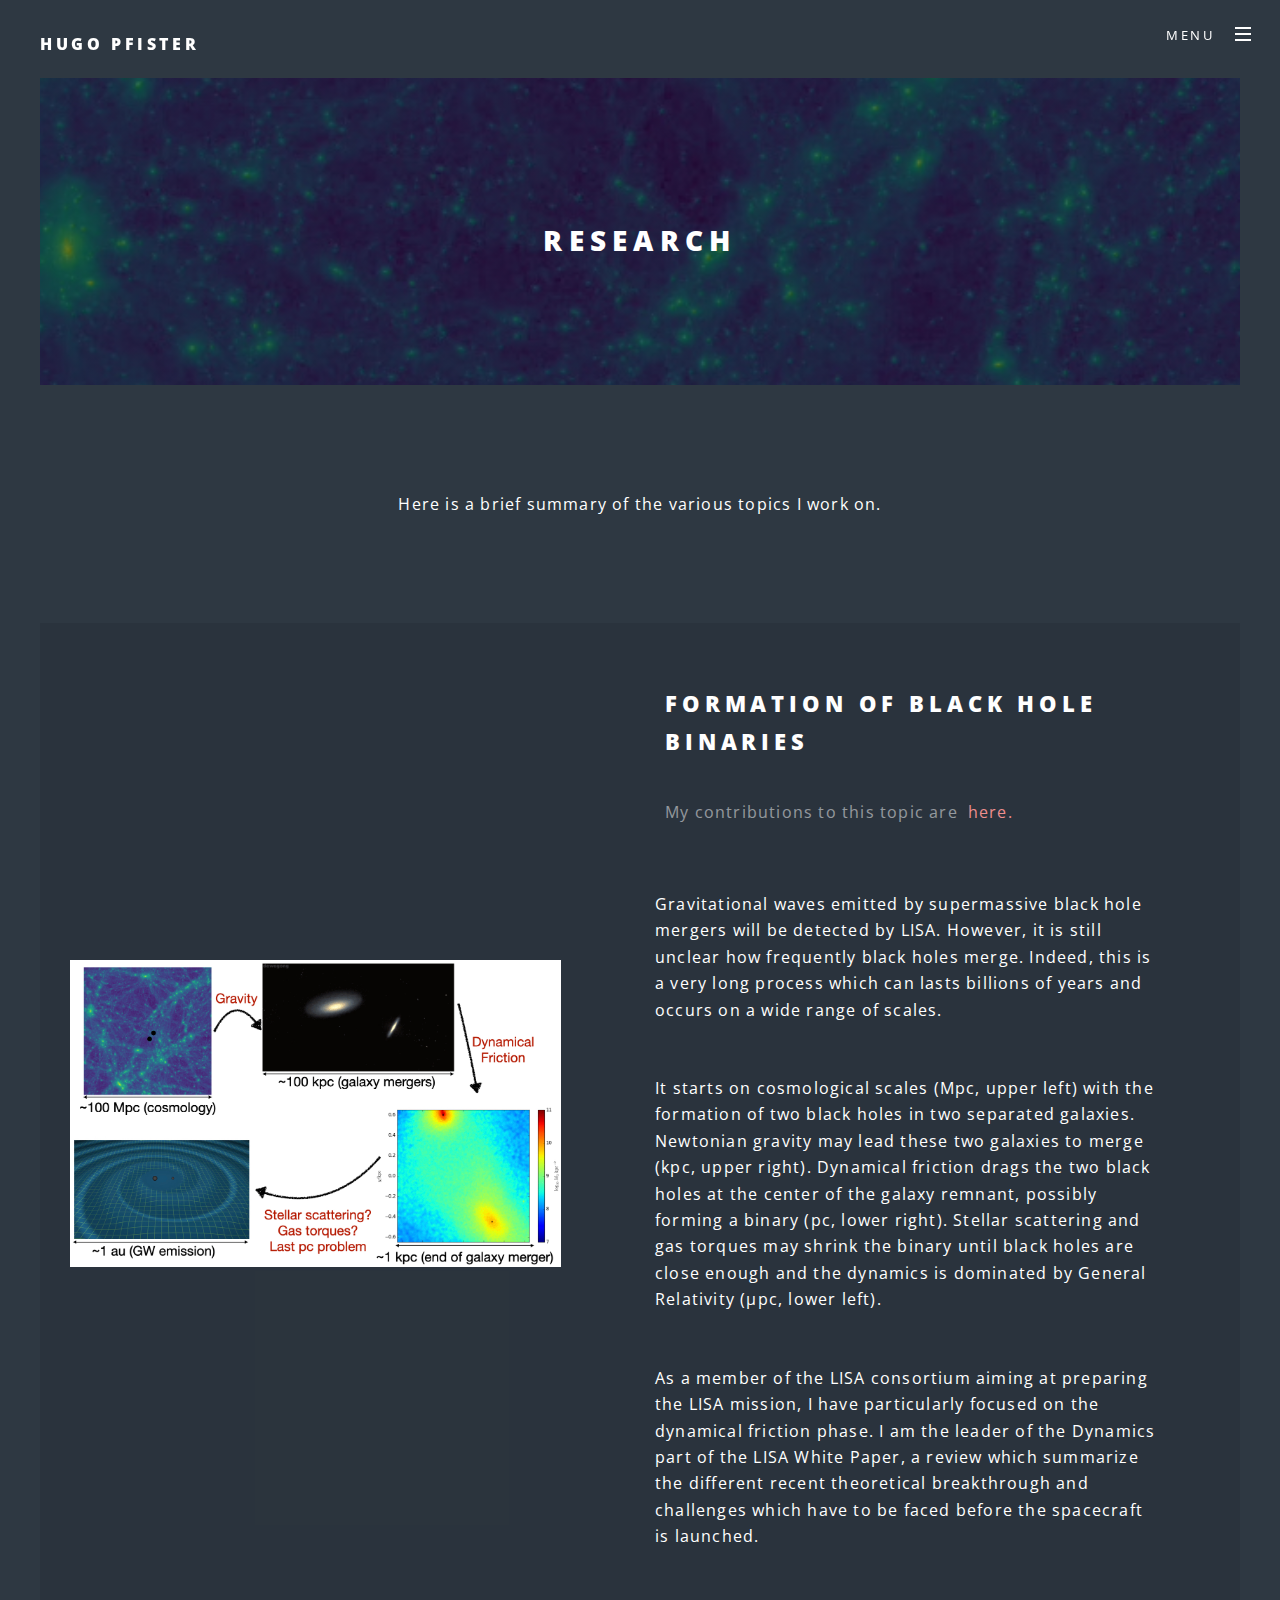
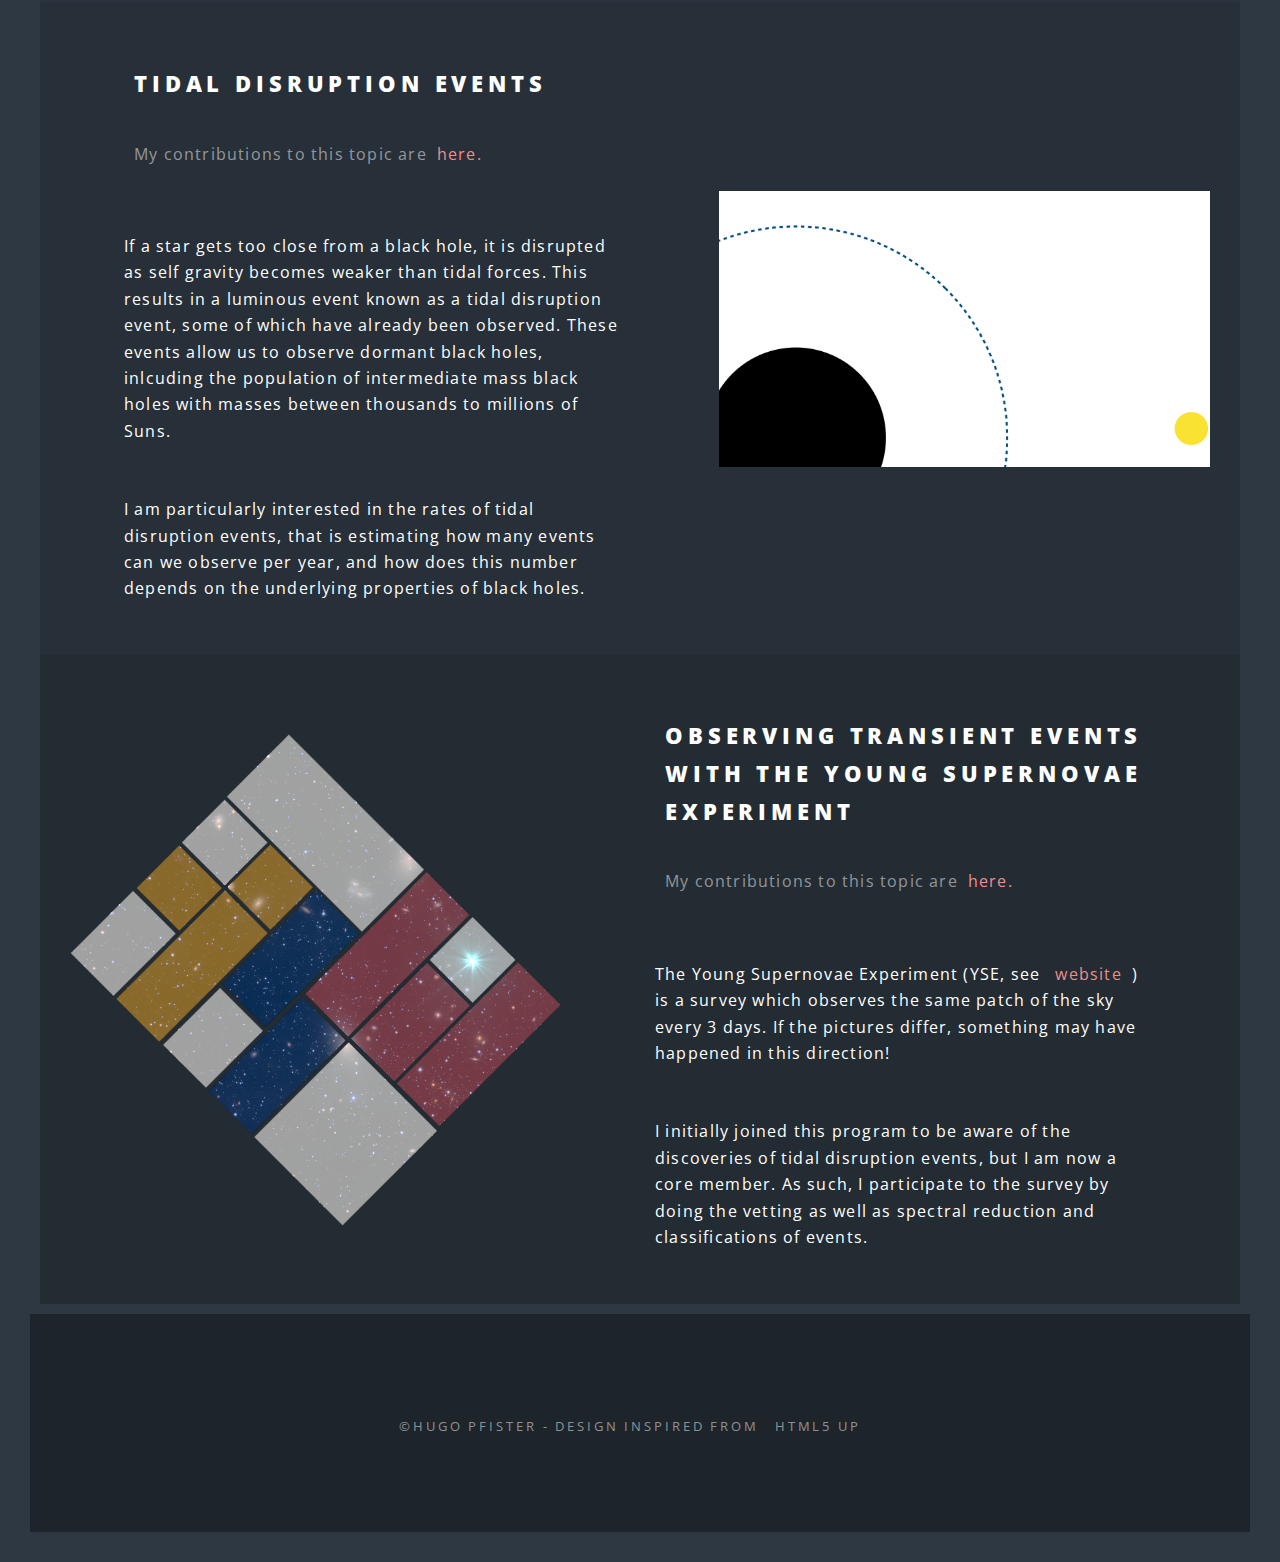
<file: research.html>
<!DOCTYPE HTML>
<!--
	Spectral by HTML5 UP
	html5up.net | @ajlkn
	Free for personal and commercial use under the CCA 3.0 license (html5up.net/license)
-->
<html>
	<head>
		<title>Hugo Pfister</title>

		<meta charset="utf-8" />
		<meta name="viewport" content="width=device-width, initial-scale=1, user-scalable=no" />
        
        <meta name="description" content="Astronomy webpage of Hugo Pfister">
        
        <meta name="title" content="Astronomy webpage of Hugo Pfister">
        <meta name="keywords" content="astronomy, BH, black hole, TDE, tidal disruption event, rates">
		<link rel="stylesheet" href="assets/css/main.css" />
		<noscript><link rel="stylesheet" href="assets/css/noscript.css" /></noscript>
        <meta property="og:title" content="Astronomy webpage of Hugo Pfister">
        <meta property="og:description" content="astronomy, BH, black hole, TDE, tidal disruption event, rates">
        <meta property="og:url" content="http://www.iap.fr/useriap/pfister">
        <meta property="og:type" content="website">
        <meta name="google-site-verification" content="_N7IkZTqL2hwujUv-Giy88qG-vqJdMheRe37Vo9CMN4" />
	</head>
	<body class="is-preload">

		<!-- Page Wrapper -->
			<div id="page-wrapper">

				<!-- Header -->
                <header id="header">
						<h1><a href="index.html">Hugo Pfister</a></h1>
						<nav id="nav">
							<ul>
								<li class="special">
									<a href="#menu" class="menuToggle"><span>Menu</span></a>
									<div id="menu">
										<ul>
											<li><a href="index.html">Home</a></li>
											<li><a href="CV.html">CV</a></li>
											<li><a href="research.html">Research</a></li>
											<li><a href="Publications.html">Publications</a></li>
											<!--<li><a href="teaching.html">Teaching</a></li>-->
									        <!--<a href="#menu_research" class="menuToggle"><span>Research</span></a>
                                            <div id="menu_research">
										        <ul>
											    <li><a href="home">Home</a></li>
											    <li><a href="CV">CV</a></li>
										        </ul>
                                            </div>-->
											<!--<li><a href="news">News</a></li>-->
											<!--<li><a href="collaborators">Collaborators</a></li>-->
											<!--<li><a href="HK">Hong Kong</a></li>-->
										</ul>
									</div>
								</li>
							</ul>
						</nav>
					</header>

				<!-- Main -->
					<article id="main">
						<header>
							<h2>Research</h2>
						</header>

        	<section class="wrapper special">
								<p>
                                Here is a brief summary of the various topics I work on.
                          </p> 
                          </section> 
                          

	<!-- About me -->
					<section class="wrapper alt">
						<section class="spotlight">
							<div class="image"><img src="images/BH_journey.jpeg" alt=""  style='max-width:1000px'/></div><div class="content">
                            <header>
								<h2>Formation of black hole binaries</h2>
                                <p> My contributions to this topic are<a href='https://ui.adsabs.harvard.edu/search/q=docs(53117e2222b6d6430a74b087e5670dcd)&sort=citation_count%20desc%2C%20bibcode%20desc&p_=0'>here.</a></p>
                             </header>
<!--<p> We know that<i>(i)</i>supermassive black holes with a mass of millions of Suns reside in the center of most massive galaxies in our Universe, and that<i>(ii)</i>galaxies sometimes merge. Therefore we can expect that black hole sometimes merge! If this happens, General Relativity predicts the emission of a burst of gravitational waves. </p>

<p> While the idea of black hole mergers has been theoretised for decades now, the first observation has actually been done only in 2016 by the LIGO collaboration, for which they have been awarded the Nobel Price. However, the black holes detected by LIGO were only few tenth of Suns, far from the massive monster I study. The issue is that LIGO<i>cannot</i> detect gravitational waves emitted by supermassive black hole mergers. This is with this issue in mind that LISA will -->
<p> Gravitational waves emitted by supermassive black hole mergers will be detected by LISA. However, it is still unclear how frequently black holes merge. Indeed, this is a very long process which can lasts billions of years and occurs on a wide range of scales.</p> 

<p>It starts on cosmological scales (Mpc, upper left) with the formation of two black holes in two separated galaxies. Newtonian gravity may lead these two galaxies to merge (kpc, upper right). Dynamical friction drags the two black holes at the center of the galaxy remnant, possibly forming a binary (pc, lower right). Stellar scattering and gas torques may shrink the binary until black holes are close enough and the dynamics is dominated by General Relativity (&mu;pc, lower left).</p>

<p> As a member of the LISA consortium aiming at preparing the LISA mission, I have particularly focused on the dynamical friction phase. I am the leader of the Dynamics part of the LISA White Paper, a review which summarize the different recent theoretical breakthrough and challenges which have to be faced before the spacecraft is launched.</p>
							</div>
						</section>

						<section class="spotlight">
							<div class="image"><img src="images/TDE.gif" alt=""  style='max-width:1000px'/></div><div class="content">
                            <header>
								<h2>Tidal Disruption Events</h2>
                                <p> My contributions to this topic are<a href='https://ui.adsabs.harvard.edu/search/q=docs(e192f1734b35187c6c948064f2eae00f)&sort=citation_count%20desc%2C%20bibcode%20desc&p_=0'>here.</a></p>
                             </header>
<p> If a star gets too close from a black hole, it is disrupted as self gravity becomes weaker than tidal forces. This results in a luminous event known as a tidal disruption event, some of which have already been observed. These events allow us to observe dormant black holes, inlcuding the population of intermediate mass black holes with masses between thousands to millions of Suns.</p>

<p> I am particularly interested in the rates of tidal disruption events, that is estimating how many events can we observe per year, and how does this number depends on the underlying properties of black holes.</p>
							</div>
						</section>

						<section class="spotlight">
							<div class="image"><img src="images/yse.png" alt=""  style='max-width:1000px'/></div><div class="content">
                            <header>
								<h2>Observing transient events with the Young Supernovae Experiment</h2>
                                <p> My contributions to this topic are<a href='https://ui.adsabs.harvard.edu/search/q=docs(93fe037e8397f3ee9d189ff09903d459)&sort=citation_count%20desc%2C%20bibcode%20desc&p_=0'>here.</a></p>
                             </header>
<p> The Young Supernovae Experiment (YSE, see <a href='https://yse.ucsc.edu/'>website</a>) is a survey which observes the same patch of the sky every 3 days. If the pictures differ, something may have happened in this direction!</p>
<p> I initially joined this program to be aware of the discoveries of tidal disruption events, but I am now a core member. As such, I participate to the survey by doing the vetting as well as spectral reduction and classifications of events.</p> 
							</div>
						</section>

						<!--<section class="spotlight">
							<div class="image"><img src="images/yse.png" alt=""  style='max-width:1000px'/></div><div class="content">
                            <header>
								<h2>Fate of galaxy pairs</h2>
                                <p> My contributions to this topic are<a href='https://ui.adsabs.harvard.edu/search/q=docs(9e4208819d111fce4fc7e8d6115b2d55)&sort=citation_count%20desc%2C%20bibcode%20desc&p_=0'>here.</a></p>
                             </header>
<p> The Young Supernovae Experiment (YSE, see <a href='https://yse.ucsc.edu/'>website</a>) is a survey which observes the same patch of the sky every 3 days. If the pictures differ, something may have happened in this direction!
<p> I initially joined this program to be aware of the discoveries of tidal disruption events, but I am now a core member. As such, I participate to the survey by doing the vetting as well as spectral reduction and classifications of events.</p> 
							</div>
						</section>-->

						</section>

					</article>


				<!-- Footer -->
					<footer id="footer">
						<ul class="copyright">
							<li>&copy;Hugo Pfister - Design inspired from <a href="http://html5up.net">HTML5 UP</a></li>
						</ul>
					</footer> 

			</div>

		<!-- Scripts -->
			<script src="assets/js/jquery.min.js"></script>
			<script src="assets/js/jquery.scrollex.min.js"></script>
			<script src="assets/js/jquery.scrolly.min.js"></script>
			<script src="assets/js/browser.min.js"></script>
			<script src="assets/js/breakpoints.min.js"></script>
			<script src="assets/js/util.js"></script>
			<script src="assets/js/main.js"></script>

	</body>
</html>
</file>
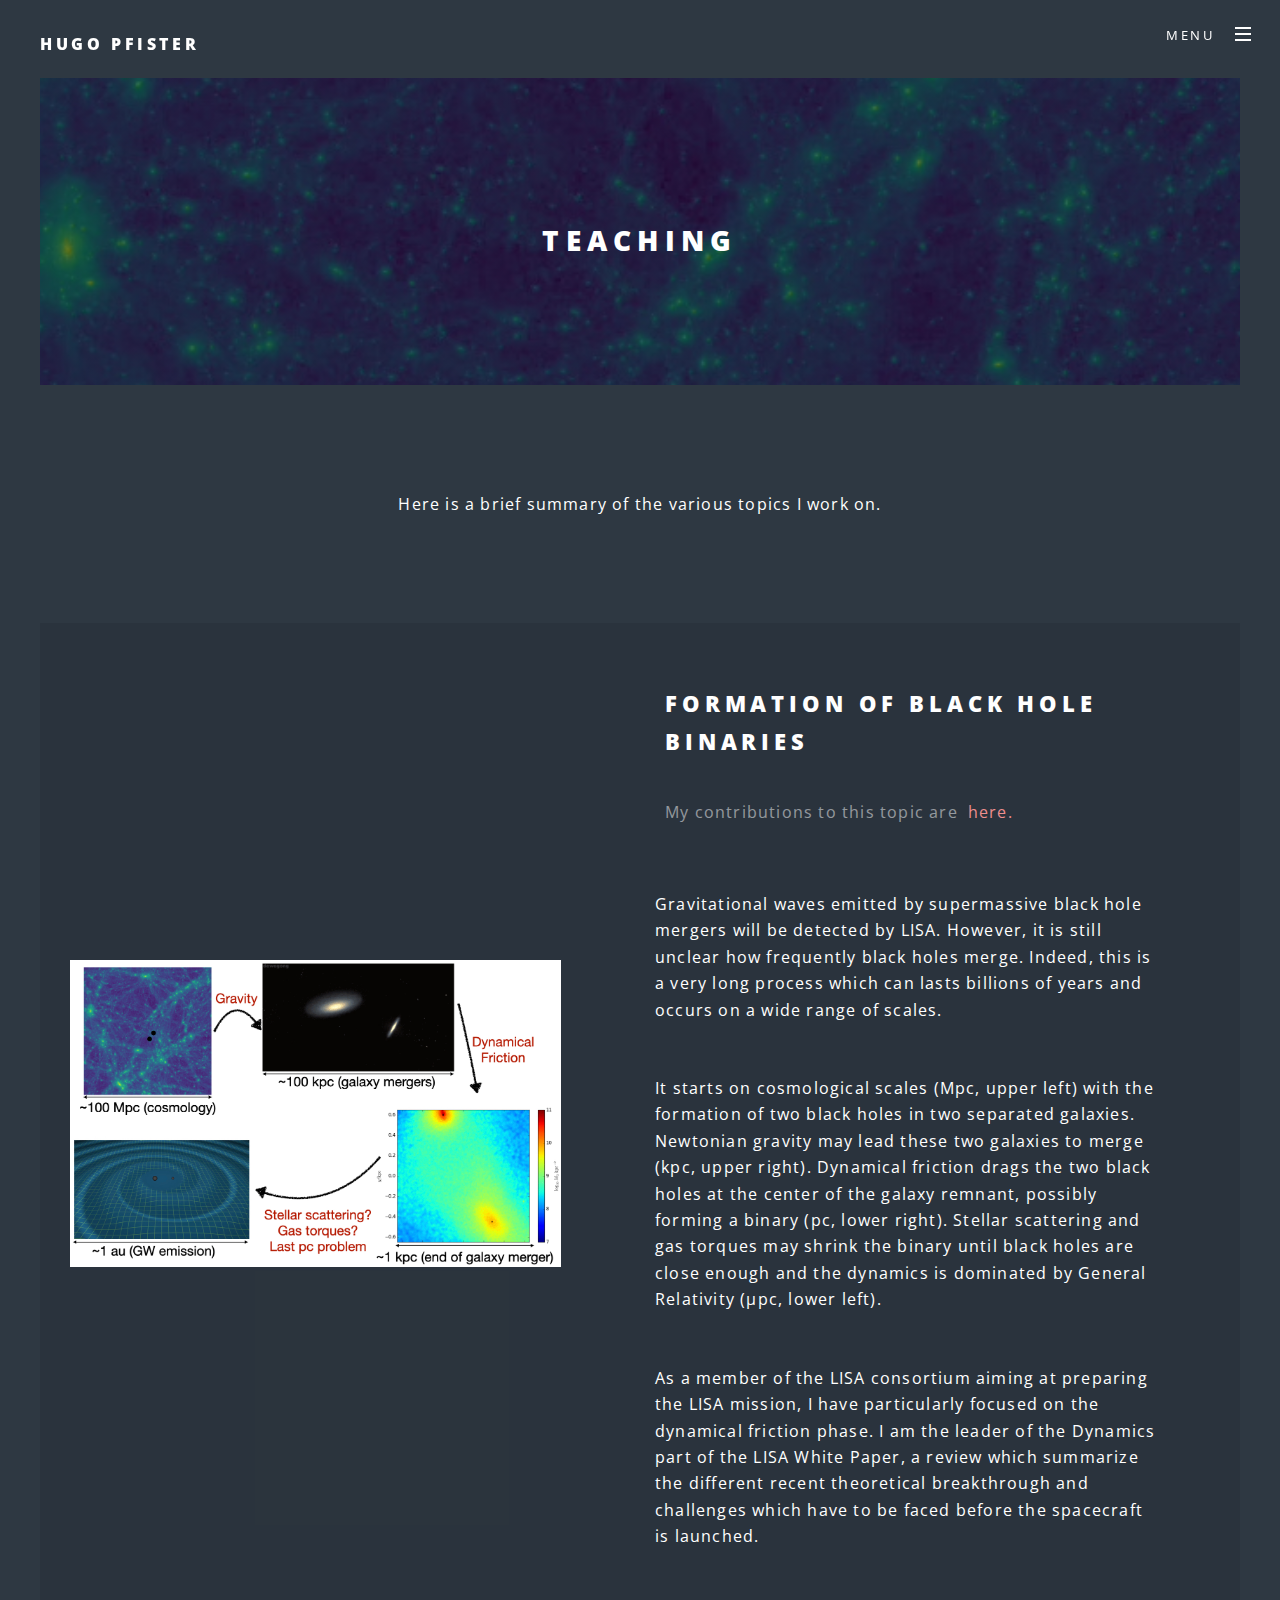
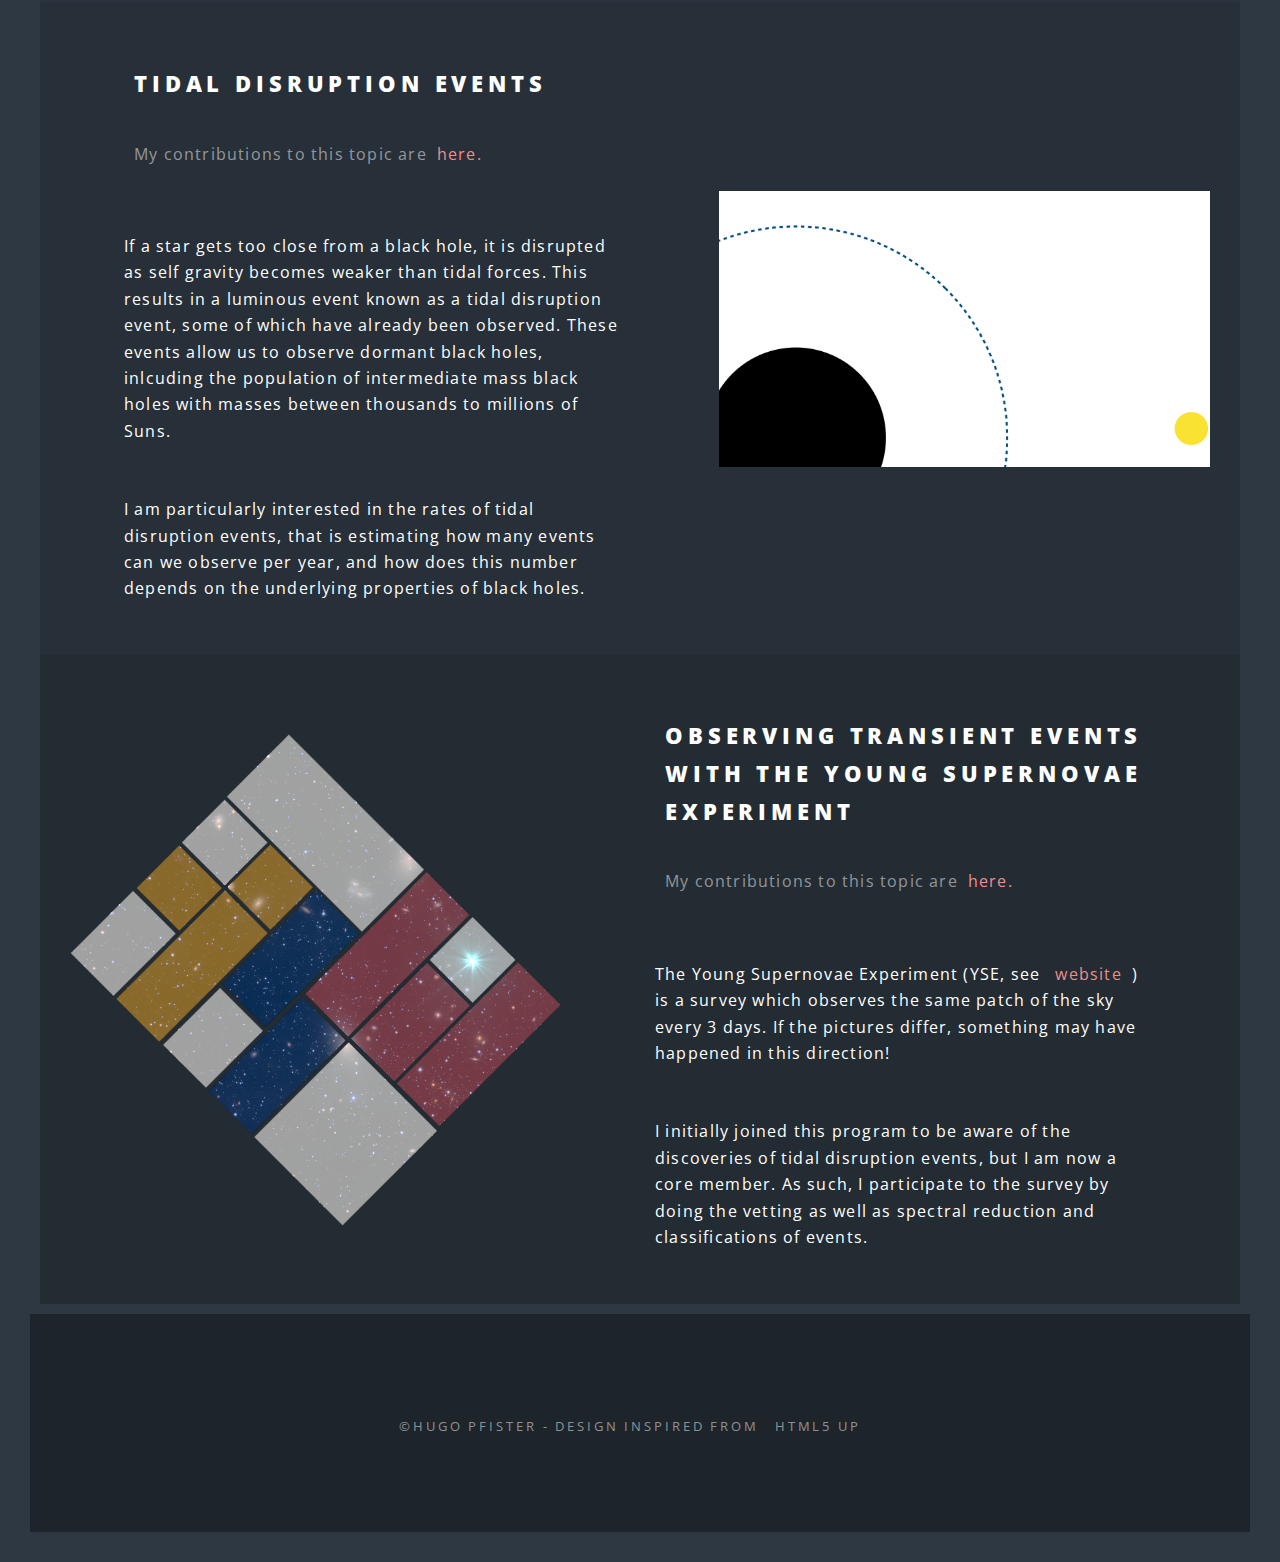
<file: teaching.html>
<!DOCTYPE HTML>
<!--
	Spectral by HTML5 UP
	html5up.net | @ajlkn
	Free for personal and commercial use under the CCA 3.0 license (html5up.net/license)
-->
<html>
	<head>
		<title>Hugo Pfister</title>

		<meta charset="utf-8" />
		<meta name="viewport" content="width=device-width, initial-scale=1, user-scalable=no" />
        
        <meta name="description" content="Astronomy webpage of Hugo Pfister">
        
        <meta name="title" content="Astronomy webpage of Hugo Pfister">
        <meta name="keywords" content="astronomy, BH, black hole, TDE, tidal disruption event, rates">
		<link rel="stylesheet" href="assets/css/main.css" />
		<noscript><link rel="stylesheet" href="assets/css/noscript.css" /></noscript>
        <meta property="og:title" content="Astronomy webpage of Hugo Pfister">
        <meta property="og:description" content="astronomy, BH, black hole, TDE, tidal disruption event, rates">
        <meta property="og:url" content="http://www.iap.fr/useriap/pfister">
        <meta property="og:type" content="website">
        <meta name="google-site-verification" content="_N7IkZTqL2hwujUv-Giy88qG-vqJdMheRe37Vo9CMN4" />
	</head>
	<body class="is-preload">

		<!-- Page Wrapper -->
			<div id="page-wrapper">

				<!-- Header -->
                <header id="header">
						<h1><a href="index.html">Hugo Pfister</a></h1>
						<nav id="nav">
							<ul>
								<li class="special">
									<a href="#menu" class="menuToggle"><span>Menu</span></a>
									<div id="menu">
										<ul>
											<li><a href="index.html">Home</a></li>
											<li><a href="CV.html">CV</a></li>
											<li><a href="research.html">Research</a></li>
											<li><a href="Publications.html">Publications</a></li>
											<li><a href="teaching.html">Teaching</a></li>
									        <!--<a href="#menu_research" class="menuToggle"><span>Research</span></a>
                                            <div id="menu_research">
										        <ul>
											    <li><a href="home">Home</a></li>
											    <li><a href="CV">CV</a></li>
										        </ul>
                                            </div>-->
											<!--<li><a href="news">News</a></li>-->
											<!--<li><a href="collaborators">Collaborators</a></li>-->
											<!--<li><a href="HK">Hong Kong</a></li>-->
										</ul>
									</div>
								</li>
							</ul>
						</nav>
					</header>

				<!-- Main -->
					<article id="main">
						<header>
							<h2>Teaching</h2>
						</header>

        	<section class="wrapper special">
								<p>
                                Here is a brief summary of the various topics I work on.
                          </p> 
                          </section> 
                          

	<!-- About me -->
					<section class="wrapper alt">
						<section class="spotlight">
							<div class="image"><img src="images/BH_journey.jpeg" alt=""  style='max-width:1000px'/></div><div class="content">
                            <header>
								<h2>Formation of black hole binaries</h2>
                                <p> My contributions to this topic are<a href='https://ui.adsabs.harvard.edu/search/q=docs(53117e2222b6d6430a74b087e5670dcd)&sort=citation_count%20desc%2C%20bibcode%20desc&p_=0'>here.</a></p>
                             </header>
<!--<p> We know that<i>(i)</i>supermassive black holes with a mass of millions of Suns reside in the center of most massive galaxies in our Universe, and that<i>(ii)</i>galaxies sometimes merge. Therefore we can expect that black hole sometimes merge! If this happens, General Relativity predicts the emission of a burst of gravitational waves. </p>

<p> While the idea of black hole mergers has been theoretised for decades now, the first observation has actually been done only in 2016 by the LIGO collaboration, for which they have been awarded the Nobel Price. However, the black holes detected by LIGO were only few tenth of Suns, far from the massive monster I study. The issue is that LIGO<i>cannot</i> detect gravitational waves emitted by supermassive black hole mergers. This is with this issue in mind that LISA will -->
<p> Gravitational waves emitted by supermassive black hole mergers will be detected by LISA. However, it is still unclear how frequently black holes merge. Indeed, this is a very long process which can lasts billions of years and occurs on a wide range of scales.</p> 

<p>It starts on cosmological scales (Mpc, upper left) with the formation of two black holes in two separated galaxies. Newtonian gravity may lead these two galaxies to merge (kpc, upper right). Dynamical friction drags the two black holes at the center of the galaxy remnant, possibly forming a binary (pc, lower right). Stellar scattering and gas torques may shrink the binary until black holes are close enough and the dynamics is dominated by General Relativity (&mu;pc, lower left).</p>

<p> As a member of the LISA consortium aiming at preparing the LISA mission, I have particularly focused on the dynamical friction phase. I am the leader of the Dynamics part of the LISA White Paper, a review which summarize the different recent theoretical breakthrough and challenges which have to be faced before the spacecraft is launched.</p>
							</div>
						</section>

						<section class="spotlight">
							<div class="image"><img src="images/TDE.gif" alt=""  style='max-width:1000px'/></div><div class="content">
                            <header>
								<h2>Tidal Disruption Events</h2>
                                <p> My contributions to this topic are<a href='https://ui.adsabs.harvard.edu/search/q=docs(e192f1734b35187c6c948064f2eae00f)&sort=citation_count%20desc%2C%20bibcode%20desc&p_=0'>here.</a></p>
                             </header>
<p> If a star gets too close from a black hole, it is disrupted as self gravity becomes weaker than tidal forces. This results in a luminous event known as a tidal disruption event, some of which have already been observed. These events allow us to observe dormant black holes, inlcuding the population of intermediate mass black holes with masses between thousands to millions of Suns.</p>

<p> I am particularly interested in the rates of tidal disruption events, that is estimating how many events can we observe per year, and how does this number depends on the underlying properties of black holes.</p>
							</div>
						</section>

						<section class="spotlight">
							<div class="image"><img src="images/yse.png" alt=""  style='max-width:1000px'/></div><div class="content">
                            <header>
								<h2>Observing transient events with the Young Supernovae Experiment</h2>
                                <p> My contributions to this topic are<a href='https://ui.adsabs.harvard.edu/search/q=docs(93fe037e8397f3ee9d189ff09903d459)&sort=citation_count%20desc%2C%20bibcode%20desc&p_=0'>here.</a></p>
                             </header>
<p> The Young Supernovae Experiment (YSE, see <a href='https://yse.ucsc.edu/'>website</a>) is a survey which observes the same patch of the sky every 3 days. If the pictures differ, something may have happened in this direction!</p>
<p> I initially joined this program to be aware of the discoveries of tidal disruption events, but I am now a core member. As such, I participate to the survey by doing the vetting as well as spectral reduction and classifications of events.</p> 
							</div>
						</section>

						<!--<section class="spotlight">
							<div class="image"><img src="images/yse.png" alt=""  style='max-width:1000px'/></div><div class="content">
                            <header>
								<h2>Fate of galaxy pairs</h2>
                                <p> My contributions to this topic are<a href='https://ui.adsabs.harvard.edu/search/q=docs(9e4208819d111fce4fc7e8d6115b2d55)&sort=citation_count%20desc%2C%20bibcode%20desc&p_=0'>here.</a></p>
                             </header>
<p> The Young Supernovae Experiment (YSE, see <a href='https://yse.ucsc.edu/'>website</a>) is a survey which observes the same patch of the sky every 3 days. If the pictures differ, something may have happened in this direction!
<p> I initially joined this program to be aware of the discoveries of tidal disruption events, but I am now a core member. As such, I participate to the survey by doing the vetting as well as spectral reduction and classifications of events.</p> 
							</div>
						</section>-->

						</section>

					</article>


				<!-- Footer -->
					<footer id="footer">
						<ul class="copyright">
							<li>&copy;Hugo Pfister - Design inspired from <a href="http://html5up.net">HTML5 UP</a></li>
						</ul>
					</footer> 

			</div>

		<!-- Scripts -->
			<script src="assets/js/jquery.min.js"></script>
			<script src="assets/js/jquery.scrollex.min.js"></script>
			<script src="assets/js/jquery.scrolly.min.js"></script>
			<script src="assets/js/browser.min.js"></script>
			<script src="assets/js/breakpoints.min.js"></script>
			<script src="assets/js/util.js"></script>
			<script src="assets/js/main.js"></script>

	</body>
</html>
</file>
<file: assets/css/noscript.css>
/*
	Spectral by HTML5 UP
	html5up.net | @ajlkn
	Free for personal and commercial use under the CCA 3.0 license (html5up.net/license)
*/

/* Banner */

	body.is-preload #banner h2 {
		-moz-transform: none;
		-webkit-transform: none;
		-ms-transform: none;
		transform: none;
		opacity: 1;
	}

		body.is-preload #banner h2:before, body.is-preload #banner h2:after {
			width: 100%;
		}

	body.is-preload #banner .more {
		-moz-transform: none;
		-webkit-transform: none;
		-ms-transform: none;
		transform: none;
		opacity: 1;
	}

	body.is-preload #banner:after {
		opacity: 0;
	}
</file>
<file: assets/css/main.css>
@import url(fontawesome-all.min.css);
@import url("https://fonts.googleapis.com/css?family=Open+Sans:400,400italic,600,600italic,800,800italic");

/*
	Spectral by HTML5 UP
	html5up.net | @ajlkn
	Free for personal and commercial use under the CCA 3.0 license (html5up.net/license)
*/

html, body, div, span, applet, object,
iframe, h1, h2, h3, h4, h5, h6, p, blockquote,
pre, a, abbr, acronym, address, big, cite,
code, del, dfn, em, img, ins, kbd, q, s, samp,
small, strike, strong, sub, sup, tt, var, b,
u, i, center, dl, dt, dd, ol, ul, li, fieldset,
form, label, legend, table, caption, tbody,
tfoot, thead, tr, th, td, article, aside,
canvas, details, embed, figure, figcaption,
footer, header, hgroup, menu, nav, output, ruby,
section, summary, time, mark, audio, video {
	margin: 0;
	padding: 10px;
	border: 0;
	font-size: 100%;
	font: inherit;
	vertical-align: baseline;
    /*max-width: 2000px;
    margin-left: auto;
    margin-right: auto;*/
    }

article, aside, details, figcaption, figure,
footer, header, hgroup, menu, nav, section {
	display: block;}

body {
	line-height: 1;
}

ol, ul {
	list-style: none;
}

blockquote, q {
	quotes: none;
}

	blockquote:before, blockquote:after, q:before, q:after {
		content: '';
		content: none;
	}

table {
	border-collapse: collapse;
	border-spacing: 0;
}

body {
	-webkit-text-size-adjust: none;
}

mark {
	background-color: transparent;
	color: inherit;
}

input::-moz-focus-inner {
	border: 0;
	padding: 0;
}

input, select, textarea {
	-moz-appearance: none;
	-webkit-appearance: none;
	-ms-appearance: none;
	appearance: none;
}

/* Basic */

	@-ms-viewport {
		width: device-width;
	}

	html {
		box-sizing: border-box;
	}

	*, *:before, *:after {
		box-sizing: inherit;
	}

	body {
		background: #2e3842;
	}

		body.is-preload *, body.is-preload *:before, body.is-preload *:after {
			-moz-animation: none !important;
			-webkit-animation: none !important;
			-ms-animation: none !important;
			animation: none !important;
			-moz-transition: none !important;
			-webkit-transition: none !important;
			-ms-transition: none !important;
			transition: none !important;
		}

	body, input, select, textarea {
		color: #fff;
		font-family: "Open Sans", Helvetica, sans-serif;
		font-size: 15pt;
		font-weight: 400;
		letter-spacing: 0.075em;
		line-height: 1.65em;
	}

		@media screen and (max-width: 1680px) {

			body, input, select, textarea {
				font-size: 13pt;
			}

		}

		@media screen and (max-width: 1280px) {

			body, input, select, textarea {
				font-size: 12pt;
			}

		}

		@media screen and (max-width: 736px) {

			body, input, select, textarea {
				font-size: 11pt;
				letter-spacing: 0.0375em;
			}

		}

	a {
		-moz-transition: color 0.2s ease, border-bottom-color 0.2s ease;
		-webkit-transition: color 0.2s ease, border-bottom-color 0.2s ease;
		-ms-transition: color 0.2s ease, border-bottom-color 0.2s ease;
		transition: color 0.2s ease, border-bottom-color 0.2s ease;
		/*border-bottom: dotted 1px;
		color: inherit;*/
        color: #ed8e8e;
		text-decoration: none;
        /*float: left;*/
	}

		a:hover {
			border-bottom-color: transparent;
		}

	strong, b {
		color: #fff;
		font-weight: 600;
	}

	em, i {
		font-style: italic;
	}

	p {
		margin: 0 0 2em 0;
	}

	h1, h2, h3, h4, h5, h6 {
		color: #fff;
		font-weight: 800;
		letter-spacing: 0.225em;
		line-height: 1em;
		margin: 0 0 1em 0;
		text-transform: uppercase;
	}

		h1 a, h2 a, h3 a, h4 a, h5 a, h6 a {
			color: inherit;
			text-decoration: none;
		}

	h2 {
		font-size: 1.35em;
		line-height: 1.75em;
	}

		@media screen and (max-width: 736px) {

			h2 {
				font-size: 1.1em;
				line-height: 1.65em;
			}

		}

	h3 {
		font-size: 1.15em;
		line-height: 1.75em;
	}

		@media screen and (max-width: 736px) {

			h3 {
				font-size: 1em;
				line-height: 1.65em;
			}

		}

	h4 {
		font-size: 1em;
		line-height: 1.5em;
	}

	h5 {
		font-size: 0.8em;
		line-height: 1.5em;
	}

	h6 {
		font-size: 0.7em;
		line-height: 1.5em;
	}

	sub {
		font-size: 0.8em;
		position: relative;
		top: 0.5em;
	}

	sup {
		font-size: 0.8em;
		position: relative;
		top: -0.5em;
	}

	hr {
		border: 0;
		border-bottom: solid 2px #fff;
		margin: 3em 0;
	}

		hr.major {
			margin: 4.5em 0;
		}

	blockquote {
		border-left: solid 4px #fff;
		font-style: italic;
		margin: 0 0 2em 0;
		padding: 0.5em 0 0.5em 2em;
	}

	code {
		background: rgba(144, 144, 144, 0.25);
		border-radius: 3px;
		font-family: "Courier New", monospace;
		font-size: 0.9em;
		letter-spacing: 0;
		margin: 0 0.25em;
		padding: 0.25em 0.65em;
	}

	pre {
		-webkit-overflow-scrolling: touch;
		font-family: "Courier New", monospace;
		font-size: 0.9em;
		margin: 0 0 2em 0;
	}

		pre code {
			display: block;
			line-height: 1.75em;
			padding: 1em 1.5em;
			overflow-x: auto;
		}

	.align-left {
		text-align: left;
	}

	.align-center {
		text-align: center;
	}

	.align-right {
		text-align: right;
	}

/* Row */

	.row {
		display: flex;
		flex-wrap: wrap;
		box-sizing: border-box;
		align-items: stretch;
	}

		.row > * {
			box-sizing: border-box;
		}

		.row.gtr-uniform > * > :last-child {
			margin-bottom: 0;
		}

		.row.aln-left {
			justify-content: flex-start;
		}

		.row.aln-center {
			justify-content: center;
		}

		.row.aln-right {
			justify-content: flex-end;
		}

		.row.aln-top {
			align-items: flex-start;
		}

		.row.aln-middle {
			align-items: center;
		}

		.row.aln-bottom {
			align-items: flex-end;
		}

		.row > .imp {
			order: -1;
		}

		.row > .col-1 {
			width: 8.33333%;
		}

		.row > .off-1 {
			margin-left: 8.33333%;
		}

		.row > .col-2 {
			width: 16.66667%;
		}

		.row > .off-2 {
			margin-left: 16.66667%;
		}

		.row > .col-3 {
			width: 25%;
		}

		.row > .off-3 {
			margin-left: 25%;
		}

		.row > .col-4 {
			width: 33.33333%;
		}

		.row > .off-4 {
			margin-left: 33.33333%;
		}

		.row > .col-5 {
			width: 41.66667%;
		}

		.row > .off-5 {
			margin-left: 41.66667%;
		}

		.row > .col-6 {
			width: 50%;
		}

		.row > .off-6 {
			margin-left: 50%;
		}

		.row > .col-7 {
			width: 58.33333%;
		}

		.row > .off-7 {
			margin-left: 58.33333%;
		}

		.row > .col-8 {
			width: 66.66667%;
		}

		.row > .off-8 {
			margin-left: 66.66667%;
		}

		.row > .col-9 {
			width: 75%;
		}

		.row > .off-9 {
			margin-left: 75%;
		}

		.row > .col-10 {
			width: 83.33333%;
		}

		.row > .off-10 {
			margin-left: 83.33333%;
		}

		.row > .col-11 {
			width: 91.66667%;
		}

		.row > .off-11 {
			margin-left: 91.66667%;
		}

		.row > .col-12 {
			width: 100%;
		}

		.row > .off-12 {
			margin-left: 100%;
		}

		.row.gtr-0 {
			margin-top: 0;
			margin-left: 0em;
		}

			.row.gtr-0 > * {
				padding: 0 0 0 0em;
			}

			.row.gtr-0.gtr-uniform {
				margin-top: 0em;
			}

				.row.gtr-0.gtr-uniform > * {
					padding-top: 0em;
				}

		.row.gtr-25 {
			margin-top: 0;
			margin-left: -0.375em;
		}

			.row.gtr-25 > * {
				padding: 0 0 0 0.375em;
			}

			.row.gtr-25.gtr-uniform {
				margin-top: -0.375em;
			}

				.row.gtr-25.gtr-uniform > * {
					padding-top: 0.375em;
				}

		.row.gtr-50 {
			margin-top: 0;
			margin-left: -0.75em;
		}

			.row.gtr-50 > * {
				padding: 0 0 0 0.75em;
			}

			.row.gtr-50.gtr-uniform {
				margin-top: -0.75em;
			}

				.row.gtr-50.gtr-uniform > * {
					padding-top: 0.75em;
				}

		.row {
			margin-top: 0;
			margin-left: -1.5em;
		}

			.row > * {
				padding: 0 0 0 1.5em;
			}

			.row.gtr-uniform {
				margin-top: -1.5em;
			}

				.row.gtr-uniform > * {
					padding-top: 1.5em;
				}

		.row.gtr-150 {
			margin-top: 0;
			margin-left: -2.25em;
		}

			.row.gtr-150 > * {
				padding: 0 0 0 2.25em;
			}

			.row.gtr-150.gtr-uniform {
				margin-top: -2.25em;
			}

				.row.gtr-150.gtr-uniform > * {
					padding-top: 2.25em;
				}

		.row.gtr-200 {
			margin-top: 0;
			margin-left: -3em;
		}

			.row.gtr-200 > * {
				padding: 0 0 0 3em;
			}

			.row.gtr-200.gtr-uniform {
				margin-top: -3em;
			}

				.row.gtr-200.gtr-uniform > * {
					padding-top: 3em;
				}

		@media screen and (max-width: 1680px) {

			.row {
				display: flex;
				flex-wrap: wrap;
				box-sizing: border-box;
				align-items: stretch;
			}

				.row > * {
					box-sizing: border-box;
				}

				.row.gtr-uniform > * > :last-child {
					margin-bottom: 0;
				}

				.row.aln-left {
					justify-content: flex-start;
				}

				.row.aln-center {
					justify-content: center;
				}

				.row.aln-right {
					justify-content: flex-end;
				}

				.row.aln-top {
					align-items: flex-start;
				}

				.row.aln-middle {
					align-items: center;
				}

				.row.aln-bottom {
					align-items: flex-end;
				}

				.row > .imp-xlarge {
					order: -1;
				}

				.row > .col-1-xlarge {
					width: 8.33333%;
				}

				.row > .off-1-xlarge {
					margin-left: 8.33333%;
				}

				.row > .col-2-xlarge {
					width: 16.66667%;
				}

				.row > .off-2-xlarge {
					margin-left: 16.66667%;
				}

				.row > .col-3-xlarge {
					width: 25%;
				}

				.row > .off-3-xlarge {
					margin-left: 25%;
				}

				.row > .col-4-xlarge {
					width: 33.33333%;
				}

				.row > .off-4-xlarge {
					margin-left: 33.33333%;
				}

				.row > .col-5-xlarge {
					width: 41.66667%;
				}

				.row > .off-5-xlarge {
					margin-left: 41.66667%;
				}

				.row > .col-6-xlarge {
					width: 50%;
				}

				.row > .off-6-xlarge {
					margin-left: 50%;
				}

				.row > .col-7-xlarge {
					width: 58.33333%;
				}

				.row > .off-7-xlarge {
					margin-left: 58.33333%;
				}

				.row > .col-8-xlarge {
					width: 66.66667%;
				}

				.row > .off-8-xlarge {
					margin-left: 66.66667%;
				}

				.row > .col-9-xlarge {
					width: 75%;
				}

				.row > .off-9-xlarge {
					margin-left: 75%;
				}

				.row > .col-10-xlarge {
					width: 83.33333%;
				}

				.row > .off-10-xlarge {
					margin-left: 83.33333%;
				}

				.row > .col-11-xlarge {
					width: 91.66667%;
				}

				.row > .off-11-xlarge {
					margin-left: 91.66667%;
				}

				.row > .col-12-xlarge {
					width: 100%;
				}

				.row > .off-12-xlarge {
					margin-left: 100%;
				}

				.row.gtr-0 {
					margin-top: 0;
					margin-left: 0em;
				}

					.row.gtr-0 > * {
						padding: 0 0 0 0em;
					}

					.row.gtr-0.gtr-uniform {
						margin-top: 0em;
					}

						.row.gtr-0.gtr-uniform > * {
							padding-top: 0em;
						}

				.row.gtr-25 {
					margin-top: 0;
					margin-left: -0.375em;
				}

					.row.gtr-25 > * {
						padding: 0 0 0 0.375em;
					}

					.row.gtr-25.gtr-uniform {
						margin-top: -0.375em;
					}

						.row.gtr-25.gtr-uniform > * {
							padding-top: 0.375em;
						}

				.row.gtr-50 {
					margin-top: 0;
					margin-left: -0.75em;
				}

					.row.gtr-50 > * {
						padding: 0 0 0 0.75em;
					}

					.row.gtr-50.gtr-uniform {
						margin-top: -0.75em;
					}

						.row.gtr-50.gtr-uniform > * {
							padding-top: 0.75em;
						}

				.row {
					margin-top: 0;
					margin-left: -1.5em;
				}

					.row > * {
						padding: 0 0 0 1.5em;
					}

					.row.gtr-uniform {
						margin-top: -1.5em;
					}

						.row.gtr-uniform > * {
							padding-top: 1.5em;
						}

				.row.gtr-150 {
					margin-top: 0;
					margin-left: -2.25em;
				}

					.row.gtr-150 > * {
						padding: 0 0 0 2.25em;
					}

					.row.gtr-150.gtr-uniform {
						margin-top: -2.25em;
					}

						.row.gtr-150.gtr-uniform > * {
							padding-top: 2.25em;
						}

				.row.gtr-200 {
					margin-top: 0;
					margin-left: -3em;
				}

					.row.gtr-200 > * {
						padding: 0 0 0 3em;
					}

					.row.gtr-200.gtr-uniform {
						margin-top: -3em;
					}

						.row.gtr-200.gtr-uniform > * {
							padding-top: 3em;
						}

		}

		@media screen and (max-width: 1280px) {

			.row {
				display: flex;
				flex-wrap: wrap;
				box-sizing: border-box;
				align-items: stretch;
			}

				.row > * {
					box-sizing: border-box;
				}

				.row.gtr-uniform > * > :last-child {
					margin-bottom: 0;
				}

				.row.aln-left {
					justify-content: flex-start;
				}

				.row.aln-center {
					justify-content: center;
				}

				.row.aln-right {
					justify-content: flex-end;
				}

				.row.aln-top {
					align-items: flex-start;
				}

				.row.aln-middle {
					align-items: center;
				}

				.row.aln-bottom {
					align-items: flex-end;
				}

				.row > .imp-large {
					order: -1;
				}

				.row > .col-1-large {
					width: 8.33333%;
				}

				.row > .off-1-large {
					margin-left: 8.33333%;
				}

				.row > .col-2-large {
					width: 16.66667%;
				}

				.row > .off-2-large {
					margin-left: 16.66667%;
				}

				.row > .col-3-large {
					width: 25%;
				}

				.row > .off-3-large {
					margin-left: 25%;
				}

				.row > .col-4-large {
					width: 33.33333%;
				}

				.row > .off-4-large {
					margin-left: 33.33333%;
				}

				.row > .col-5-large {
					width: 41.66667%;
				}

				.row > .off-5-large {
					margin-left: 41.66667%;
				}

				.row > .col-6-large {
					width: 50%;
				}

				.row > .off-6-large {
					margin-left: 50%;
				}

				.row > .col-7-large {
					width: 58.33333%;
				}

				.row > .off-7-large {
					margin-left: 58.33333%;
				}

				.row > .col-8-large {
					width: 66.66667%;
				}

				.row > .off-8-large {
					margin-left: 66.66667%;
				}

				.row > .col-9-large {
					width: 75%;
				}

				.row > .off-9-large {
					margin-left: 75%;
				}

				.row > .col-10-large {
					width: 83.33333%;
				}

				.row > .off-10-large {
					margin-left: 83.33333%;
				}

				.row > .col-11-large {
					width: 91.66667%;
				}

				.row > .off-11-large {
					margin-left: 91.66667%;
				}

				.row > .col-12-large {
					width: 100%;
				}

				.row > .off-12-large {
					margin-left: 100%;
				}

				.row.gtr-0 {
					margin-top: 0;
					margin-left: 0em;
				}

					.row.gtr-0 > * {
						padding: 0 0 0 0em;
					}

					.row.gtr-0.gtr-uniform {
						margin-top: 0em;
					}

						.row.gtr-0.gtr-uniform > * {
							padding-top: 0em;
						}

				.row.gtr-25 {
					margin-top: 0;
					margin-left: -0.375em;
				}

					.row.gtr-25 > * {
						padding: 0 0 0 0.375em;
					}

					.row.gtr-25.gtr-uniform {
						margin-top: -0.375em;
					}

						.row.gtr-25.gtr-uniform > * {
							padding-top: 0.375em;
						}

				.row.gtr-50 {
					margin-top: 0;
					margin-left: -0.75em;
				}

					.row.gtr-50 > * {
						padding: 0 0 0 0.75em;
					}

					.row.gtr-50.gtr-uniform {
						margin-top: -0.75em;
					}

						.row.gtr-50.gtr-uniform > * {
							padding-top: 0.75em;
						}

				.row {
					margin-top: 0;
					margin-left: -1.5em;
				}

					.row > * {
						padding: 0 0 0 1.5em;
					}

					.row.gtr-uniform {
						margin-top: -1.5em;
					}

						.row.gtr-uniform > * {
							padding-top: 1.5em;
						}

				.row.gtr-150 {
					margin-top: 0;
					margin-left: -2.25em;
				}

					.row.gtr-150 > * {
						padding: 0 0 0 2.25em;
					}

					.row.gtr-150.gtr-uniform {
						margin-top: -2.25em;
					}

						.row.gtr-150.gtr-uniform > * {
							padding-top: 2.25em;
						}

				.row.gtr-200 {
					margin-top: 0;
					margin-left: -3em;
				}

					.row.gtr-200 > * {
						padding: 0 0 0 3em;
					}

					.row.gtr-200.gtr-uniform {
						margin-top: -3em;
					}

						.row.gtr-200.gtr-uniform > * {
							padding-top: 3em;
						}

		}

		@media screen and (max-width: 980px) {

			.row {
				display: flex;
				flex-wrap: wrap;
				box-sizing: border-box;
				align-items: stretch;
			}

				.row > * {
					box-sizing: border-box;
				}

				.row.gtr-uniform > * > :last-child {
					margin-bottom: 0;
				}

				.row.aln-left {
					justify-content: flex-start;
				}

				.row.aln-center {
					justify-content: center;
				}

				.row.aln-right {
					justify-content: flex-end;
				}

				.row.aln-top {
					align-items: flex-start;
				}

				.row.aln-middle {
					align-items: center;
				}

				.row.aln-bottom {
					align-items: flex-end;
				}

				.row > .imp-medium {
					order: -1;
				}

				.row > .col-1-medium {
					width: 8.33333%;
				}

				.row > .off-1-medium {
					margin-left: 8.33333%;
				}

				.row > .col-2-medium {
					width: 16.66667%;
				}

				.row > .off-2-medium {
					margin-left: 16.66667%;
				}

				.row > .col-3-medium {
					width: 25%;
				}

				.row > .off-3-medium {
					margin-left: 25%;
				}

				.row > .col-4-medium {
					width: 33.33333%;
				}

				.row > .off-4-medium {
					margin-left: 33.33333%;
				}

				.row > .col-5-medium {
					width: 41.66667%;
				}

				.row > .off-5-medium {
					margin-left: 41.66667%;
				}

				.row > .col-6-medium {
					width: 50%;
				}

				.row > .off-6-medium {
					margin-left: 50%;
				}

				.row > .col-7-medium {
					width: 58.33333%;
				}

				.row > .off-7-medium {
					margin-left: 58.33333%;
				}

				.row > .col-8-medium {
					width: 66.66667%;
				}

				.row > .off-8-medium {
					margin-left: 66.66667%;
				}

				.row > .col-9-medium {
					width: 75%;
				}

				.row > .off-9-medium {
					margin-left: 75%;
				}

				.row > .col-10-medium {
					width: 83.33333%;
				}

				.row > .off-10-medium {
					margin-left: 83.33333%;
				}

				.row > .col-11-medium {
					width: 91.66667%;
				}

				.row > .off-11-medium {
					margin-left: 91.66667%;
				}

				.row > .col-12-medium {
					width: 100%;
				}

				.row > .off-12-medium {
					margin-left: 100%;
				}

				.row.gtr-0 {
					margin-top: 0;
					margin-left: 0em;
				}

					.row.gtr-0 > * {
						padding: 0 0 0 0em;
					}

					.row.gtr-0.gtr-uniform {
						margin-top: 0em;
					}

						.row.gtr-0.gtr-uniform > * {
							padding-top: 0em;
						}

				.row.gtr-25 {
					margin-top: 0;
					margin-left: -0.375em;
				}

					.row.gtr-25 > * {
						padding: 0 0 0 0.375em;
					}

					.row.gtr-25.gtr-uniform {
						margin-top: -0.375em;
					}

						.row.gtr-25.gtr-uniform > * {
							padding-top: 0.375em;
						}

				.row.gtr-50 {
					margin-top: 0;
					margin-left: -0.75em;
				}

					.row.gtr-50 > * {
						padding: 0 0 0 0.75em;
					}

					.row.gtr-50.gtr-uniform {
						margin-top: -0.75em;
					}

						.row.gtr-50.gtr-uniform > * {
							padding-top: 0.75em;
						}

				.row {
					margin-top: 0;
					margin-left: -1.5em;
				}

					.row > * {
						padding: 0 0 0 1.5em;
					}

					.row.gtr-uniform {
						margin-top: -1.5em;
					}

						.row.gtr-uniform > * {
							padding-top: 1.5em;
						}

				.row.gtr-150 {
					margin-top: 0;
					margin-left: -2.25em;
				}

					.row.gtr-150 > * {
						padding: 0 0 0 2.25em;
					}

					.row.gtr-150.gtr-uniform {
						margin-top: -2.25em;
					}

						.row.gtr-150.gtr-uniform > * {
							padding-top: 2.25em;
						}

				.row.gtr-200 {
					margin-top: 0;
					margin-left: -3em;
				}

					.row.gtr-200 > * {
						padding: 0 0 0 3em;
					}

					.row.gtr-200.gtr-uniform {
						margin-top: -3em;
					}

						.row.gtr-200.gtr-uniform > * {
							padding-top: 3em;
						}

		}

		@media screen and (max-width: 736px) {

			.row {
				display: flex;
				flex-wrap: wrap;
				box-sizing: border-box;
				align-items: stretch;
			}

				.row > * {
					box-sizing: border-box;
				}

				.row.gtr-uniform > * > :last-child {
					margin-bottom: 0;
				}

				.row.aln-left {
					justify-content: flex-start;
				}

				.row.aln-center {
					justify-content: center;
				}

				.row.aln-right {
					justify-content: flex-end;
				}

				.row.aln-top {
					align-items: flex-start;
				}

				.row.aln-middle {
					align-items: center;
				}

				.row.aln-bottom {
					align-items: flex-end;
				}

				.row > .imp-small {
					order: -1;
				}

				.row > .col-1-small {
					width: 8.33333%;
				}

				.row > .off-1-small {
					margin-left: 8.33333%;
				}

				.row > .col-2-small {
					width: 16.66667%;
				}

				.row > .off-2-small {
					margin-left: 16.66667%;
				}

				.row > .col-3-small {
					width: 25%;
				}

				.row > .off-3-small {
					margin-left: 25%;
				}

				.row > .col-4-small {
					width: 33.33333%;
				}

				.row > .off-4-small {
					margin-left: 33.33333%;
				}

				.row > .col-5-small {
					width: 41.66667%;
				}

				.row > .off-5-small {
					margin-left: 41.66667%;
				}

				.row > .col-6-small {
					width: 50%;
				}

				.row > .off-6-small {
					margin-left: 50%;
				}

				.row > .col-7-small {
					width: 58.33333%;
				}

				.row > .off-7-small {
					margin-left: 58.33333%;
				}

				.row > .col-8-small {
					width: 66.66667%;
				}

				.row > .off-8-small {
					margin-left: 66.66667%;
				}

				.row > .col-9-small {
					width: 75%;
				}

				.row > .off-9-small {
					margin-left: 75%;
				}

				.row > .col-10-small {
					width: 83.33333%;
				}

				.row > .off-10-small {
					margin-left: 83.33333%;
				}

				.row > .col-11-small {
					width: 91.66667%;
				}

				.row > .off-11-small {
					margin-left: 91.66667%;
				}

				.row > .col-12-small {
					width: 100%;
				}

				.row > .off-12-small {
					margin-left: 100%;
				}

				.row.gtr-0 {
					margin-top: 0;
					margin-left: 0em;
				}

					.row.gtr-0 > * {
						padding: 0 0 0 0em;
					}

					.row.gtr-0.gtr-uniform {
						margin-top: 0em;
					}

						.row.gtr-0.gtr-uniform > * {
							padding-top: 0em;
						}

				.row.gtr-25 {
					margin-top: 0;
					margin-left: -0.375em;
				}

					.row.gtr-25 > * {
						padding: 0 0 0 0.375em;
					}

					.row.gtr-25.gtr-uniform {
						margin-top: -0.375em;
					}

						.row.gtr-25.gtr-uniform > * {
							padding-top: 0.375em;
						}

				.row.gtr-50 {
					margin-top: 0;
					margin-left: -0.75em;
				}

					.row.gtr-50 > * {
						padding: 0 0 0 0.75em;
					}

					.row.gtr-50.gtr-uniform {
						margin-top: -0.75em;
					}

						.row.gtr-50.gtr-uniform > * {
							padding-top: 0.75em;
						}

				.row {
					margin-top: 0;
					margin-left: -1.5em;
				}

					.row > * {
						padding: 0 0 0 1.5em;
					}

					.row.gtr-uniform {
						margin-top: -1.5em;
					}

						.row.gtr-uniform > * {
							padding-top: 1.5em;
						}

				.row.gtr-150 {
					margin-top: 0;
					margin-left: -2.25em;
				}

					.row.gtr-150 > * {
						padding: 0 0 0 2.25em;
					}

					.row.gtr-150.gtr-uniform {
						margin-top: -2.25em;
					}

						.row.gtr-150.gtr-uniform > * {
							padding-top: 2.25em;
						}

				.row.gtr-200 {
					margin-top: 0;
					margin-left: -3em;
				}

					.row.gtr-200 > * {
						padding: 0 0 0 3em;
					}

					.row.gtr-200.gtr-uniform {
						margin-top: -3em;
					}

						.row.gtr-200.gtr-uniform > * {
							padding-top: 3em;
						}

		}

		@media screen and (max-width: 480px) {

			.row {
				display: flex;
				flex-wrap: wrap;
				box-sizing: border-box;
				align-items: stretch;
			}

				.row > * {
					box-sizing: border-box;
				}

				.row.gtr-uniform > * > :last-child {
					margin-bottom: 0;
				}

				.row.aln-left {
					justify-content: flex-start;
				}

				.row.aln-center {
					justify-content: center;
				}

				.row.aln-right {
					justify-content: flex-end;
				}

				.row.aln-top {
					align-items: flex-start;
				}

				.row.aln-middle {
					align-items: center;
				}

				.row.aln-bottom {
					align-items: flex-end;
				}

				.row > .imp-xsmall {
					order: -1;
				}

				.row > .col-1-xsmall {
					width: 8.33333%;
				}

				.row > .off-1-xsmall {
					margin-left: 8.33333%;
				}

				.row > .col-2-xsmall {
					width: 16.66667%;
				}

				.row > .off-2-xsmall {
					margin-left: 16.66667%;
				}

				.row > .col-3-xsmall {
					width: 25%;
				}

				.row > .off-3-xsmall {
					margin-left: 25%;
				}

				.row > .col-4-xsmall {
					width: 33.33333%;
				}

				.row > .off-4-xsmall {
					margin-left: 33.33333%;
				}

				.row > .col-5-xsmall {
					width: 41.66667%;
				}

				.row > .off-5-xsmall {
					margin-left: 41.66667%;
				}

				.row > .col-6-xsmall {
					width: 50%;
				}

				.row > .off-6-xsmall {
					margin-left: 50%;
				}

				.row > .col-7-xsmall {
					width: 58.33333%;
				}

				.row > .off-7-xsmall {
					margin-left: 58.33333%;
				}

				.row > .col-8-xsmall {
					width: 66.66667%;
				}

				.row > .off-8-xsmall {
					margin-left: 66.66667%;
				}

				.row > .col-9-xsmall {
					width: 75%;
				}

				.row > .off-9-xsmall {
					margin-left: 75%;
				}

				.row > .col-10-xsmall {
					width: 83.33333%;
				}

				.row > .off-10-xsmall {
					margin-left: 83.33333%;
				}

				.row > .col-11-xsmall {
					width: 91.66667%;
				}

				.row > .off-11-xsmall {
					margin-left: 91.66667%;
				}

				.row > .col-12-xsmall {
					width: 100%;
				}

				.row > .off-12-xsmall {
					margin-left: 100%;
				}

				.row.gtr-0 {
					margin-top: 0;
					margin-left: 0em;
				}

					.row.gtr-0 > * {
						padding: 0 0 0 0em;
					}

					.row.gtr-0.gtr-uniform {
						margin-top: 0em;
					}

						.row.gtr-0.gtr-uniform > * {
							padding-top: 0em;
						}

				.row.gtr-25 {
					margin-top: 0;
					margin-left: -0.375em;
				}

					.row.gtr-25 > * {
						padding: 0 0 0 0.375em;
					}

					.row.gtr-25.gtr-uniform {
						margin-top: -0.375em;
					}

						.row.gtr-25.gtr-uniform > * {
							padding-top: 0.375em;
						}

				.row.gtr-50 {
					margin-top: 0;
					margin-left: -0.75em;
				}

					.row.gtr-50 > * {
						padding: 0 0 0 0.75em;
					}

					.row.gtr-50.gtr-uniform {
						margin-top: -0.75em;
					}

						.row.gtr-50.gtr-uniform > * {
							padding-top: 0.75em;
						}

				.row {
					margin-top: 0;
					margin-left: -1.5em;
				}

					.row > * {
						padding: 0 0 0 1.5em;
					}

					.row.gtr-uniform {
						margin-top: -1.5em;
					}

						.row.gtr-uniform > * {
							padding-top: 1.5em;
						}

				.row.gtr-150 {
					margin-top: 0;
					margin-left: -2.25em;
				}

					.row.gtr-150 > * {
						padding: 0 0 0 2.25em;
					}

					.row.gtr-150.gtr-uniform {
						margin-top: -2.25em;
					}

						.row.gtr-150.gtr-uniform > * {
							padding-top: 2.25em;
						}

				.row.gtr-200 {
					margin-top: 0;
					margin-left: -3em;
				}

					.row.gtr-200 > * {
						padding: 0 0 0 3em;
					}

					.row.gtr-200.gtr-uniform {
						margin-top: -3em;
					}

						.row.gtr-200.gtr-uniform > * {
							padding-top: 3em;
						}

		}

/* Section/Article */

	section.special, article.special {
		text-align: center;
	}

	header p {
		color: rgba(255, 255, 255, 0.5);
		position: relative;
		top: -0.25em;
	}

	header h3 + p {
		font-size: 1.1em;
	}

	header h4 + p,
	header h5 + p,
	header h6 + p {
		font-size: 0.9em;
	}

	header.major {
		margin: 0 0 3.5em 0;
	}

		header.major h2, header.major h3, header.major h4, header.major h5, header.major h6 {
			border-bottom: solid 2px #fff;
			display: inline-block;
			padding-bottom: 1em;
			position: relative;
		}

			header.major h2:after, header.major h3:after, header.major h4:after, header.major h5:after, header.major h6:after {
				content: '';
				display: block;
				height: 1px;
			}

		header.major p {
			color: #fff;
			top: 0;
		}

		@media screen and (max-width: 736px) {

			header.major {
				margin: 0 0 2em 0;
			}

		}

	@media screen and (max-width: 980px) {

		header br {
			display: none;
		}

	}

/* Form */

	form {
		margin: 0 0 2em 0;
	}

	label {
		color: #fff;
		display: block;
		font-size: 0.9em;
		font-weight: 600;
		margin: 10000em 0 1em 0;
	}

	input[type="text"],
	input[type="password"],
	input[type="email"],
	select,
	textarea {
		-moz-appearance: none;
		-webkit-appearance: none;
		-ms-appearance: none;
		appearance: none;
		background-color: rgba(144, 144, 144, 0.25);
		border-radius: 3px;
		border: none;
		color: inherit;
		display: block;
		outline: 0;
		padding: 0 1em;
		text-decoration: none;
		width: 100%;
	}

		input[type="text"]:invalid,
		input[type="password"]:invalid,
		input[type="email"]:invalid,
		select:invalid,
		textarea:invalid {
			box-shadow: none;
		}

		input[type="text"]:focus,
		input[type="password"]:focus,
		input[type="email"]:focus,
		select:focus,
		textarea:focus {
			box-shadow: 0 0 0 2px #21b2a6;
		}

	select {
		background-size: 1.25em;
		background-repeat: no-repeat;
		background-position: calc(100% - 1em) center;
		height: 2.75em;
		padding-right: 2.75em;
		text-overflow: ellipsis;
	}

		select:focus::-ms-value {
			background-color: transparent;
		}

		select::-ms-expand {
			display: none;
		}

	input[type="text"],
	input[type="password"],
	input[type="email"],
	select {
		height: 2.75em;
	}

	textarea {
		padding: 0.75em 1em;
	}

	input[type="checkbox"],
	input[type="radio"] {
		-moz-appearance: none;
		-webkit-appearance: none;
		-ms-appearance: none;
		appearance: none;
		display: block;
		float: left;
		margin-right: -2em;
		opacity: 0;
		width: 1em;
		z-index: -1;
	}

		input[type="checkbox"] + label,
		input[type="radio"] + label {
			text-decoration: none;
			color: #fff;
			cursor: pointer;
			display: inline-block;
			font-size: 1em;
			font-weight: 400;
			padding-left: 2.4em;
			padding-right: 0.75em;
			position: relative;
		}

			input[type="checkbox"] + label:before,
			input[type="radio"] + label:before {
				-moz-osx-font-smoothing: grayscale;
				-webkit-font-smoothing: antialiased;
				display: inline-block;
				font-style: normal;
				font-variant: normal;
				text-rendering: auto;
				line-height: 1;
				text-transform: none !important;
				font-family: 'Font Awesome 5 Free';
				font-weight: 900;
			}

			input[type="checkbox"] + label:before,
			input[type="radio"] + label:before {
				background: rgba(144, 144, 144, 0.25);
				border-radius: 3px;
				content: '';
				display: inline-block;
				font-size: 0.8em;
				height: 2.0625em;
				left: 0;
				line-height: 2.0625em;
				position: absolute;
				text-align: center;
				top: 0;
				width: 2.0625em;
			}

		input[type="checkbox"]:checked + label:before,
		input[type="radio"]:checked + label:before {
			background: #2e3842;
			color: #fff;
			content: '\f00c';
		}

		input[type="checkbox"]:focus + label:before,
		input[type="radio"]:focus + label:before {
			box-shadow: 0 0 0 2px #21b2a6;
		}

	input[type="checkbox"] + label:before {
		border-radius: 3px;
	}

	input[type="radio"] + label:before {
		border-radius: 100%;
	}

	::-webkit-input-placeholder {
		color: rgba(255, 255, 255, 0.5) !important;
		opacity: 1.0;
	}

	:-moz-placeholder {
		color: rgba(255, 255, 255, 0.5) !important;
		opacity: 1.0;
	}

	::-moz-placeholder {
		color: rgba(255, 255, 255, 0.5) !important;
		opacity: 1.0;
	}

	:-ms-input-placeholder {
		color: rgba(255, 255, 255, 0.5) !important;
		opacity: 1.0;
	}

/* Box */

	.box {
		border-radius: 3px;
		border: solid 2px #fff;
		margin-bottom: 2em;
		padding: 1.5em;
	}

		.box > :last-child,
		.box > :last-child > :last-child,
		.box > :last-child > :last-child > :last-child {
			margin-bottom: 0;
		}

		.box.alt {
			border: 0;
			border-radius: 0;
			padding: 0;
		}

/* Icon */

	.icon {
		text-decoration: none;
		border-bottom: none;
		position: relative;
	}

		.icon:before {
			-moz-osx-font-smoothing: grayscale;
			-webkit-font-smoothing: antialiased;
			display: inline-block;
			font-style: normal;
			font-variant: normal;
			text-rendering: auto;
			line-height: 1;
			text-transform: none !important;
			font-family: 'Font Awesome 5 Free';
			font-weight: 400;
		}

		.icon > .label {
			display: none;
		}

		.icon:before {
			line-height: inherit;
		}

		.icon.solid:before {
			font-weight: 900;
		}

		.icon.brands:before {
			font-family: 'Font Awesome 5 Brands';
		}

		.icon.major {
			-moz-transform: rotate(-45deg);
			-webkit-transform: rotate(-45deg);
			-ms-transform: rotate(-45deg);
			transform: rotate(-45deg);
			border-radius: 3px;
			border: solid 2px #fff;
			display: inline-block;
			font-size: 1.35em;
			height: calc(3em + 2px);
			line-height: 3em;
			text-align: center;
			width: calc(3em + 2px);
		}

			.icon.major:before {
				-moz-transform: rotate(45deg);
				-webkit-transform: rotate(45deg);
				-ms-transform: rotate(45deg);
				transform: rotate(45deg);
				display: inline-block;
				font-size: 1.5em;
			}

			@media screen and (max-width: 736px) {

				.icon.major {
					font-size: 1em;
				}

			}

		.icon.style1 {
			color: #00ffcc;
		}

		.icon.style2 {
			color: #00f0ff;
		}

		.icon.style3 {
			color: #76ddff;
		}

/* Image */

	.image {
		border-radius: 3px;
		border: 0;
		display: inline-block;
		position: relative;
	}

		.image img {
			border-radius: 3px;
			display: block;
		}

		.image.left {
			float: left;
			margin: 0 2em 2em 0;
			top: 0.25em;
		}

		.image.right {
			float: right;
			margin: 0 0 2em 2em;
			top: 0.25em;
		}

		.image.left, .image.right {
			max-width: 40%;
		}

			.image.left img, .image.right img {
				width: 100%;
			}

		.image.fit {
			display: block;
			margin: 0 0 2em 0;
			width: 100%;
		}

			.image.fit img {
				width: 100%;
			}

/* List */

	ol {
		list-style: decimal;
		margin: 0 0 2em 0;
		padding-left: 1.25em;
        text-align: left;
	}

		ol li {
			padding-left: 0.25em;
		}

	ul {
		list-style: disc;
		margin: 0 0 2em 0;
		padding-left: 1em;
	}

		ul li {
			padding-left: 0.5em;
		}

		ul.alt {
			list-style: none;
			padding-left: 0;
		}

			ul.alt li {
				border-top: solid 1px #fff;
				padding: 0.5em 0;
			}

				ul.alt li:first-child {
					border-top: 0;
					padding-top: 0;
				}

	dl {
		margin: 0 0 2em 0;
	}

/* Actions */

	ul.actions {
		display: -moz-flex;
		display: -webkit-flex;
		display: -ms-flex;
		display: flex;
		cursor: default;
		list-style: none;
		margin-left: -1em;
		padding-left: 0;
	}

		ul.actions li {
			padding: 0 0 0 1em;
			vertical-align: middle;
		}

		ul.actions.special {
			-moz-justify-content: center;
			-webkit-justify-content: center;
			-ms-justify-content: center;
			justify-content: center;
			width: 100%;
			margin-left: 0;
		}

			ul.actions.special li:first-child {
				padding-left: 0;
			}

		ul.actions.stacked {
			-moz-flex-direction: column;
			-webkit-flex-direction: column;
			-ms-flex-direction: column;
			flex-direction: column;
			margin-left: 0;
		}

			ul.actions.stacked li {
				padding: 1em 0 0 0;
			}

				ul.actions.stacked li:first-child {
					padding-top: 0;
				}

		ul.actions.fit {
			width: calc(100% + 1em);
		}

			ul.actions.fit li {
				-moz-flex-grow: 1;
				-webkit-flex-grow: 1;
				-ms-flex-grow: 1;
				flex-grow: 1;
				-moz-flex-shrink: 1;
				-webkit-flex-shrink: 1;
				-ms-flex-shrink: 1;
				flex-shrink: 1;
				width: 100%;
			}

				ul.actions.fit li > * {
					width: 100%;
				}

			ul.actions.fit.stacked {
				width: 100%;
			}

		@media screen and (max-width: 480px) {

			ul.actions:not(.fixed) {
				-moz-flex-direction: column;
				-webkit-flex-direction: column;
				-ms-flex-direction: column;
				flex-direction: column;
				margin-left: 0;
				width: 100% !important;
			}

				ul.actions:not(.fixed) li {
					-moz-flex-grow: 1;
					-webkit-flex-grow: 1;
					-ms-flex-grow: 1;
					flex-grow: 1;
					-moz-flex-shrink: 1;
					-webkit-flex-shrink: 1;
					-ms-flex-shrink: 1;
					flex-shrink: 1;
					padding: 1em 0 0 0;
					text-align: center;
					width: 100%;
				}

					ul.actions:not(.fixed) li > * {
						width: 100%;
					}

					ul.actions:not(.fixed) li:first-child {
						padding-top: 0;
					}

					ul.actions:not(.fixed) li input[type="submit"],
					ul.actions:not(.fixed) li input[type="reset"],
					ul.actions:not(.fixed) li input[type="button"],
					ul.actions:not(.fixed) li button,
					ul.actions:not(.fixed) li .button {
						width: 100%;
					}

						ul.actions:not(.fixed) li input[type="submit"].icon:before,
						ul.actions:not(.fixed) li input[type="reset"].icon:before,
						ul.actions:not(.fixed) li input[type="button"].icon:before,
						ul.actions:not(.fixed) li button.icon:before,
						ul.actions:not(.fixed) li .button.icon:before {
							margin-left: -0.5em;
						}

		}

/* Icons */

	ul.icons {
		cursor: default;
		list-style: none;
		padding-left: 0;
	}

		ul.icons li {
			display: inline-block;
			padding: 0 1em 0 0;
		}

			ul.icons li:last-child {
				padding-right: 0 !important;
			}

		ul.icons.major {
			padding: 1em 0;
		}

			ul.icons.major li {
				padding-right: 3.5em;
			}

				@media screen and (max-width: 736px) {

					ul.icons.major li {
						padding: 0 1em !important;
					}

				}

/* Table */

	.table-wrapper {
		-webkit-overflow-scrolling: touch;
		overflow-x: auto;
	}

	table {
		margin: 0 0 2em 0;
		width: 100%;
	}

		table tbody tr {
			border: solid 1px #fff;
			border-left: 0;
			border-right: 0;
		}

			table tbody tr:nth-child(2n + 1) {
				background-color: rgba(144, 144, 144, 0.25);
			}

		table td {
			padding: 0.75em 0.75em;
		}

		table th {
			color: #fff;
			font-size: 0.9em;
			font-weight: 600;
			padding: 0 0.75em 0.75em 0.75em;
			text-align: left;
		}

		table thead {
			border-bottom: solid 2px #fff;
		}

		table tfoot {
			border-top: solid 2px #fff;
		}

		table.alt {
			border-collapse: separate;
		}

			table.alt tbody tr td {
				border: solid 1px #fff;
				border-left-width: 0;
				border-top-width: 0;
			}

				table.alt tbody tr td:first-child {
					border-left-width: 1px;
				}

			table.alt tbody tr:first-child td {
				border-top-width: 1px;
			}

			table.alt thead {
				border-bottom: 0;
			}

			table.alt tfoot {
				border-top: 0;
			}

/* Button */

	input[type="submit"],
	input[type="reset"],
	input[type="button"],
	button,
	.button {
		-moz-appearance: none;
		-webkit-appearance: none;
		-ms-appearance: none;
		appearance: none;
		-moz-transition: background-color 0.2s ease-in-out, color 0.2s ease-in-out;
		-webkit-transition: background-color 0.2s ease-in-out, color 0.2s ease-in-out;
		-ms-transition: background-color 0.2s ease-in-out, color 0.2s ease-in-out;
		transition: background-color 0.2s ease-in-out, color 0.2s ease-in-out;
		background-color: transparent;
		border-radius: 3px;
		border: 0;
		box-shadow: inset 0 0 0 2px #fff;
		color: #fff;
		cursor: pointer;
		display: inline-block;
		font-size: 0.8em;
		font-weight: 600;
		height: 3.125em;
		letter-spacing: 0.225em;
		line-height: 3.125em;
		max-width: 30em;
		padding: 0 2.75em;
		text-align: center;
		text-decoration: none;
		text-transform: uppercase;
		white-space: nowrap;
		overflow: hidden;
		text-overflow: ellipsis;
	}

		input[type="submit"]:hover,
		input[type="reset"]:hover,
		input[type="button"]:hover,
		button:hover,
		.button:hover {
			background-color: rgba(144, 144, 144, 0.25);
		}

		input[type="submit"]:active,
		input[type="reset"]:active,
		input[type="button"]:active,
		button:active,
		.button:active {
			background-color: rgba(144, 144, 144, 0.5);
		}

		input[type="submit"].icon:before,
		input[type="reset"].icon:before,
		input[type="button"].icon:before,
		button.icon:before,
		.button.icon:before {
			margin-right: 0.5em;
		}

		input[type="submit"].fit,
		input[type="reset"].fit,
		input[type="button"].fit,
		button.fit,
		.button.fit {
			width: 100%;
		}

		input[type="submit"].small,
		input[type="reset"].small,
		input[type="button"].small,
		button.small,
		.button.small {
			font-size: 0.8em;
		}

		input[type="submit"].large,
		input[type="reset"].large,
		input[type="button"].large,
		button.large,
		.button.large {
			font-size: 1.35em;
		}

		input[type="submit"].primary,
		input[type="reset"].primary,
		input[type="button"].primary,
		button.primary,
		.button.primary {
			background-color: #ed4933;
			box-shadow: none !important;
			color: #ffffff !important;
		}

			input[type="submit"].primary:hover,
			input[type="reset"].primary:hover,
			input[type="button"].primary:hover,
			button.primary:hover,
			.button.primary:hover {
				background-color: #ef5e4a !important;
			}

			input[type="submit"].primary:active,
			input[type="reset"].primary:active,
			input[type="button"].primary:active,
			button.primary:active,
			.button.primary:active {
				background-color: #eb341c !important;
			}

		input[type="submit"].disabled, input[type="submit"]:disabled,
		input[type="reset"].disabled,
		input[type="reset"]:disabled,
		input[type="button"].disabled,
		input[type="button"]:disabled,
		button.disabled,
		button:disabled,
		.button.disabled,
		.button:disabled {
			pointer-events: none;
			opacity: 0.25;
		}

		@media screen and (max-width: 736px) {

			input[type="submit"],
			input[type="reset"],
			input[type="button"],
			button,
			.button {
				height: 3.75em;
				line-height: 3.75em;
			}

		}

/* Features */

	.features {
		display: -moz-flex;
		display: -webkit-flex;
		display: -ms-flex;
		display: flex;
		-moz-flex-wrap: wrap;
		-webkit-flex-wrap: wrap;
		-ms-flex-wrap: wrap;
		flex-wrap: wrap;
		-moz-justify-content: center;
		-webkit-justify-content: center;
		-ms-justify-content: center;
		justify-content: center;
		list-style: none;
		padding: 0;
		width: 100%;
	}

		.features li {
			padding: 4em 4em 2em 6em ;
			display: block;
			position: relative;
			text-align: left;
			width: 50%;
		}

			.features li:nth-child(1) {
				background-color: rgba(0, 0, 0, 0.035);
			}

			.features li:nth-child(2) {
				background-color: rgba(0, 0, 0, 0.07);
			}

			.features li:nth-child(3) {
				background-color: rgba(0, 0, 0, 0.105);
			}

			.features li:nth-child(4) {
				background-color: rgba(0, 0, 0, 0.14);
			}

			.features li:nth-child(5) {
				background-color: rgba(0, 0, 0, 0.175);
			}

			.features li:nth-child(6) {
				background-color: rgba(0, 0, 0, 0.21);
			}

			.features li:nth-child(7) {
				background-color: rgba(0, 0, 0, 0.245);
			}

			.features li:nth-child(8) {
				background-color: rgba(0, 0, 0, 0.28);
			}

			.features li:nth-child(9) {
				background-color: rgba(0, 0, 0, 0.315);
			}

			.features li:nth-child(10) {
				background-color: rgba(0, 0, 0, 0.35);
			}

			.features li:before {
				display: block;
				color: #00ffcc;
				position: absolute;
				left: 1.75em;
				top: 2.75em;
				font-size: 1.5em;
			}

			.features li:nth-child(1) {
				border-top-left-radius: 3px;
			}

			.features li:nth-child(2) {
				border-top-right-radius: 3px;
			}

			.features li:nth-last-child(1) {
				border-bottom-right-radius: 3px;
			}

			.features li:nth-last-child(2) {
				border-bottom-left-radius: 3px;
			}

			@media screen and (max-width: 980px) {

				.features li {
					padding: 3em 2em 1em 2em ;
					text-align: center;
				}

					.features li:before {
						left: 0;
						margin: 0 0 1em 0;
						position: relative;
						top: 0;
					}

			}

			@media screen and (max-width: 736px) {

				.features li {
					padding: 3em 0 1em 0 ;
					background-color: transparent !important;
					border-top: solid 2px #fff;
					width: 100%;
				}

					.features li:first-child {
						border-top: 0;
					}

			}

/* Spotlight */

	.spotlight {
		-moz-align-items: center;
		-webkit-align-items: center;
		-ms-align-items: center;
		align-items: center;
		display: -moz-flex;
		display: -webkit-flex;
		display: -ms-flex;
		display: flex;
	}

		.spotlight .image {
			-moz-order: 1;
			-webkit-order: 1;
			-ms-order: 1;
			order: 1;
			border-radius: 0;
			width: 40%;
		}

			.spotlight .image img {
				border-radius: 0;
				width: 100%;
			}

		.spotlight .content {
			padding: 2em 4em 0.1em 4em ;
			-moz-order: 2;
			-webkit-order: 2;
			-ms-order: 2;
			order: 2;
			max-width: 48em;
			width: 60%;
		}

		.spotlight:nth-child(2n) {
			-moz-flex-direction: row-reverse;
			-webkit-flex-direction: row-reverse;
			-ms-flex-direction: row-reverse;
			flex-direction: row-reverse;
		}

		.spotlight:nth-child(1) {
			background-color: rgba(0, 0, 0, 0.075);
		}

		.spotlight:nth-child(2) {
			background-color: rgba(0, 0, 0, 0.15);
		}

		.spotlight:nth-child(3) {
			background-color: rgba(0, 0, 0, 0.225);
		}

		.spotlight:nth-child(4) {
			background-color: rgba(0, 0, 0, 0.3);
		}

		.spotlight:nth-child(5) {
			background-color: rgba(0, 0, 0, 0.375);
		}

		.spotlight:nth-child(6) {
			background-color: rgba(0, 0, 0, 0.45);
		}

		.spotlight:nth-child(7) {
			background-color: rgba(0, 0, 0, 0.525);
		}

		.spotlight:nth-child(8) {
			background-color: rgba(0, 0, 0, 0.6);
		}

		.spotlight:nth-child(9) {
			background-color: rgba(0, 0, 0, 0.675);
		}

		.spotlight:nth-child(10) {
			background-color: rgba(0, 0, 0, 0.75);
		}

		@media screen and (max-width: 1280px) {

			.spotlight .image {
				width: 45%;
			}

			.spotlight .content {
				width: 55%;
			}

		}

		@media screen and (max-width: 980px) {

			.spotlight {
				display: block;
			}

				.spotlight br {
					display: none;
				}

				.spotlight .image {
					width: 100%;
				}

				.spotlight .content {
					padding: 4em 3em 2em 3em ;
					max-width: none;
					text-align: center;
					width: 100%;
				}

		}

		@media screen and (max-width: 736px) {

			.spotlight .content {
				padding: 3em 2em 1em 2em ;
			}

		}

/* Wrapper */

	.wrapper {
		padding: 6em 0 4em 0 ;
	}

		.wrapper > .inner {
			width: 60em;
			margin: 0 auto;
		}

			@media screen and (max-width: 1280px) {

				.wrapper > .inner {
					width: 90%;
				}

			}

			@media screen and (max-width: 980px) {

				.wrapper > .inner {
					width: 100%;
				}

			}

		.wrapper.alt {
			padding: 0;
		}

		.wrapper.style1 {
			background-color: #21b2a6;
			color: #c8ece9;
		}

			.wrapper.style1 strong, .wrapper.style1 b {
				color: #ffffff;
			}

			.wrapper.style1 h2, .wrapper.style1 h3, .wrapper.style1 h4, .wrapper.style1 h5, .wrapper.style1 h6 {
				color: #ffffff;
			}

			.wrapper.style1 hr {
				border-color: rgba(0, 0, 0, 0.125);
			}

			.wrapper.style1 blockquote {
				border-color: rgba(0, 0, 0, 0.125);
			}

			.wrapper.style1 code {
				background: rgba(255, 255, 255, 0.075);
			}

			.wrapper.style1 header p {
				color: #a6e0db;
			}

			.wrapper.style1 header.major h2, .wrapper.style1 header.major h3, .wrapper.style1 header.major h4, .wrapper.style1 header.major h5, .wrapper.style1 header.major h6 {
				border-color: rgba(0, 0, 0, 0.125);
			}

			.wrapper.style1 header.major p {
				color: #c8ece9;
			}

			.wrapper.style1 label {
				color: #ffffff;
			}

			.wrapper.style1 input[type="text"],
			.wrapper.style1 input[type="password"],
			.wrapper.style1 input[type="email"],
			.wrapper.style1 select,
			.wrapper.style1 textarea {
				background-color: rgba(255, 255, 255, 0.075);
			}

			.wrapper.style1 select {
				background-image: url("data:image/svg+xml;charset=utf8,%3Csvg xmlns='http://www.w3.org/2000/svg' width='40' height='40' preserveAspectRatio='none' viewBox='0 0 40 40'%3E%3Cpath d='M9.4,12.3l10.4,10.4l10.4-10.4c0.2-0.2,0.5-0.4,0.9-0.4c0.3,0,0.6,0.1,0.9,0.4l3.3,3.3c0.2,0.2,0.4,0.5,0.4,0.9 c0,0.4-0.1,0.6-0.4,0.9L20.7,31.9c-0.2,0.2-0.5,0.4-0.9,0.4c-0.3,0-0.6-0.1-0.9-0.4L4.3,17.3c-0.2-0.2-0.4-0.5-0.4-0.9 c0-0.4,0.1-0.6,0.4-0.9l3.3-3.3c0.2-0.2,0.5-0.4,0.9-0.4S9.1,12.1,9.4,12.3z' fill='rgba(0, 0, 0, 0.125)' /%3E%3C/svg%3E");
			}

				.wrapper.style1 select option {
					color: #ffffff;
					background: #21b2a6;
				}

			.wrapper.style1 input[type="checkbox"] + label,
			.wrapper.style1 input[type="radio"] + label {
				color: #c8ece9;
			}

				.wrapper.style1 input[type="checkbox"] + label:before,
				.wrapper.style1 input[type="radio"] + label:before {
					background: rgba(255, 255, 255, 0.075);
				}

			.wrapper.style1 input[type="checkbox"]:checked + label:before,
			.wrapper.style1 input[type="radio"]:checked + label:before {
				background: #ffffff;
				color: #21b2a6;
			}

			.wrapper.style1 ::-webkit-input-placeholder {
				color: #a6e0db !important;
			}

			.wrapper.style1 :-moz-placeholder {
				color: #a6e0db !important;
			}

			.wrapper.style1 ::-moz-placeholder {
				color: #a6e0db !important;
			}

			.wrapper.style1 :-ms-input-placeholder {
				color: #a6e0db !important;
			}

			.wrapper.style1 .formerize-placeholder {
				color: #a6e0db !important;
			}

			.wrapper.style1 .icon.major {
				border-color: rgba(0, 0, 0, 0.125);
			}

			.wrapper.style1 ul.alt li {
				border-color: rgba(0, 0, 0, 0.125);
			}

			.wrapper.style1 table tbody tr {
				border-color: rgba(0, 0, 0, 0.125);
			}

				.wrapper.style1 table tbody tr:nth-child(2n + 1) {
					background-color: rgba(255, 255, 255, 0.075);
				}

			.wrapper.style1 table th {
				color: #ffffff;
			}

			.wrapper.style1 table thead {
				border-color: rgba(0, 0, 0, 0.125);
			}

			.wrapper.style1 table tfoot {
				border-color: rgba(0, 0, 0, 0.125);
			}

			.wrapper.style1 table.alt tbody tr td {
				border-color: rgba(0, 0, 0, 0.125);
			}

			.wrapper.style1 input[type="submit"],
			.wrapper.style1 input[type="reset"],
			.wrapper.style1 input[type="button"],
			.wrapper.style1 button,
			.wrapper.style1 .button {
				box-shadow: inset 0 0 0 2px rgba(0, 0, 0, 0.125);
				color: #ffffff;
			}

				.wrapper.style1 input[type="submit"]:hover,
				.wrapper.style1 input[type="reset"]:hover,
				.wrapper.style1 input[type="button"]:hover,
				.wrapper.style1 button:hover,
				.wrapper.style1 .button:hover {
					background-color: rgba(255, 255, 255, 0.075);
				}

				.wrapper.style1 input[type="submit"]:active,
				.wrapper.style1 input[type="reset"]:active,
				.wrapper.style1 input[type="button"]:active,
				.wrapper.style1 button:active,
				.wrapper.style1 .button:active {
					background-color: rgba(255, 255, 255, 0.2);
				}

			@media screen and (max-width: 736px) {

				.wrapper.style1 .features li {
					border-top-color: rgba(0, 0, 0, 0.125);
				}

			}

		.wrapper.style2 {
			background-color: #2e3842;
		}

		.wrapper.style3 {
			background-color: #505393;
			color: #d3d4e4;
		}

			.wrapper.style3 strong, .wrapper.style3 b {
				color: #ffffff;
			}

			.wrapper.style3 h2, .wrapper.style3 h3, .wrapper.style3 h4, .wrapper.style3 h5, .wrapper.style3 h6 {
				color: #ffffff;
			}

			.wrapper.style3 hr {
				border-color: rgba(0, 0, 0, 0.125);
			}

			.wrapper.style3 blockquote {
				border-color: rgba(0, 0, 0, 0.125);
			}

			.wrapper.style3 code {
				background: rgba(255, 255, 255, 0.075);
			}

			.wrapper.style3 header p {
				color: #b9bad4;
			}

			.wrapper.style3 header.major h2, .wrapper.style3 header.major h3, .wrapper.style3 header.major h4, .wrapper.style3 header.major h5, .wrapper.style3 header.major h6 {
				border-color: rgba(0, 0, 0, 0.125);
			}

			.wrapper.style3 header.major p {
				color: #d3d4e4;
			}

			.wrapper.style3 label {
				color: #ffffff;
			}

			.wrapper.style3 input[type="text"],
			.wrapper.style3 input[type="password"],
			.wrapper.style3 input[type="email"],
			.wrapper.style3 select,
			.wrapper.style3 textarea {
				background-color: rgba(255, 255, 255, 0.075);
			}

			.wrapper.style3 select {
				background-image: url("data:image/svg+xml;charset=utf8,%3Csvg xmlns='http://www.w3.org/2000/svg' width='40' height='40' preserveAspectRatio='none' viewBox='0 0 40 40'%3E%3Cpath d='M9.4,12.3l10.4,10.4l10.4-10.4c0.2-0.2,0.5-0.4,0.9-0.4c0.3,0,0.6,0.1,0.9,0.4l3.3,3.3c0.2,0.2,0.4,0.5,0.4,0.9 c0,0.4-0.1,0.6-0.4,0.9L20.7,31.9c-0.2,0.2-0.5,0.4-0.9,0.4c-0.3,0-0.6-0.1-0.9-0.4L4.3,17.3c-0.2-0.2-0.4-0.5-0.4-0.9 c0-0.4,0.1-0.6,0.4-0.9l3.3-3.3c0.2-0.2,0.5-0.4,0.9-0.4S9.1,12.1,9.4,12.3z' fill='rgba(0, 0, 0, 0.125)' /%3E%3C/svg%3E");
			}

				.wrapper.style3 select option {
					color: #ffffff;
					background: #505393;
				}

			.wrapper.style3 input[type="checkbox"] + label,
			.wrapper.style3 input[type="radio"] + label {
				color: #d3d4e4;
			}

				.wrapper.style3 input[type="checkbox"] + label:before,
				.wrapper.style3 input[type="radio"] + label:before {
					background: rgba(255, 255, 255, 0.075);
				}

			.wrapper.style3 input[type="checkbox"]:checked + label:before,
			.wrapper.style3 input[type="radio"]:checked + label:before {
				background: #ffffff;
				color: #505393;
			}

			.wrapper.style3 ::-webkit-input-placeholder {
				color: #b9bad4 !important;
			}

			.wrapper.style3 :-moz-placeholder {
				color: #b9bad4 !important;
			}

			.wrapper.style3 ::-moz-placeholder {
				color: #b9bad4 !important;
			}

			.wrapper.style3 :-ms-input-placeholder {
				color: #b9bad4 !important;
			}

			.wrapper.style3 .formerize-placeholder {
				color: #b9bad4 !important;
			}

			.wrapper.style3 .icon.major {
				border-color: rgba(0, 0, 0, 0.125);
			}

			.wrapper.style3 ul.alt li {
				border-color: rgba(0, 0, 0, 0.125);
			}

			.wrapper.style3 table tbody tr {
				border-color: rgba(0, 0, 0, 0.125);
			}

				.wrapper.style3 table tbody tr:nth-child(2n + 1) {
					background-color: rgba(255, 255, 255, 0.075);
				}

			.wrapper.style3 table th {
				color: #ffffff;
			}

			.wrapper.style3 table thead {
				border-color: rgba(0, 0, 0, 0.125);
			}

			.wrapper.style3 table tfoot {
				border-color: rgba(0, 0, 0, 0.125);
			}

			.wrapper.style3 table.alt tbody tr td {
				border-color: rgba(0, 0, 0, 0.125);
			}

			.wrapper.style3 input[type="submit"],
			.wrapper.style3 input[type="reset"],
			.wrapper.style3 input[type="button"],
			.wrapper.style3 button,
			.wrapper.style3 .button {
				box-shadow: inset 0 0 0 2px rgba(0, 0, 0, 0.125);
				color: #ffffff;
			}

				.wrapper.style3 input[type="submit"]:hover,
				.wrapper.style3 input[type="reset"]:hover,
				.wrapper.style3 input[type="button"]:hover,
				.wrapper.style3 button:hover,
				.wrapper.style3 .button:hover {
					background-color: rgba(255, 255, 255, 0.075);
				}

				.wrapper.style3 input[type="submit"]:active,
				.wrapper.style3 input[type="reset"]:active,
				.wrapper.style3 input[type="button"]:active,
				.wrapper.style3 button:active,
				.wrapper.style3 .button:active {
					background-color: rgba(255, 255, 255, 0.2);
				}

			@media screen and (max-width: 736px) {

				.wrapper.style3 .features li {
					border-top-color: rgba(0, 0, 0, 0.125);
				}

			}

		.wrapper.style4 {
			background-color: transparent;
		}

		.wrapper.style5 {
			background-color: #ffffff;
			color: #4E4852;
		}

			.wrapper.style5 strong, .wrapper.style5 b {
				color: #2E3842;
			}

			.wrapper.style5 h2, .wrapper.style5 h3, .wrapper.style5 h4, .wrapper.style5 h5, .wrapper.style5 h6 {
				color: #2E3842;
			}

			.wrapper.style5 hr {
				border-color: #dfdfdf;
			}

			.wrapper.style5 blockquote {
				border-color: #dfdfdf;
			}

			.wrapper.style5 code {
				background: rgba(0, 0, 0, 0.0375);
			}

			.wrapper.style5 header p {
				color: #8E8892;
			}

			.wrapper.style5 header.major h2, .wrapper.style5 header.major h3, .wrapper.style5 header.major h4, .wrapper.style5 header.major h5, .wrapper.style5 header.major h6 {
				border-color: #dfdfdf;
			}

			.wrapper.style5 header.major p {
				color: #4E4852;
			}

			.wrapper.style5 label {
				color: #2E3842;
			}

			.wrapper.style5 input[type="text"],
			.wrapper.style5 input[type="password"],
			.wrapper.style5 input[type="email"],
			.wrapper.style5 select,
			.wrapper.style5 textarea {
				background-color: rgba(0, 0, 0, 0.0375);
			}

			.wrapper.style5 select {
				background-image: url("data:image/svg+xml;charset=utf8,%3Csvg xmlns='http://www.w3.org/2000/svg' width='40' height='40' preserveAspectRatio='none' viewBox='0 0 40 40'%3E%3Cpath d='M9.4,12.3l10.4,10.4l10.4-10.4c0.2-0.2,0.5-0.4,0.9-0.4c0.3,0,0.6,0.1,0.9,0.4l3.3,3.3c0.2,0.2,0.4,0.5,0.4,0.9 c0,0.4-0.1,0.6-0.4,0.9L20.7,31.9c-0.2,0.2-0.5,0.4-0.9,0.4c-0.3,0-0.6-0.1-0.9-0.4L4.3,17.3c-0.2-0.2-0.4-0.5-0.4-0.9 c0-0.4,0.1-0.6,0.4-0.9l3.3-3.3c0.2-0.2,0.5-0.4,0.9-0.4S9.1,12.1,9.4,12.3z' fill='%23dfdfdf' /%3E%3C/svg%3E");
			}

				.wrapper.style5 select option {
					color: #2E3842;
					background: #ffffff;
				}

			.wrapper.style5 input[type="checkbox"] + label,
			.wrapper.style5 input[type="radio"] + label {
				color: #4E4852;
			}

				.wrapper.style5 input[type="checkbox"] + label:before,
				.wrapper.style5 input[type="radio"] + label:before {
					background: rgba(0, 0, 0, 0.0375);
				}

			.wrapper.style5 input[type="checkbox"]:checked + label:before,
			.wrapper.style5 input[type="radio"]:checked + label:before {
				background: #2E3842;
				color: #ffffff;
			}

			.wrapper.style5 ::-webkit-input-placeholder {
				color: #8E8892 !important;
			}

			.wrapper.style5 :-moz-placeholder {
				color: #8E8892 !important;
			}

			.wrapper.style5 ::-moz-placeholder {
				color: #8E8892 !important;
			}

			.wrapper.style5 :-ms-input-placeholder {
				color: #8E8892 !important;
			}

			.wrapper.style5 .formerize-placeholder {
				color: #8E8892 !important;
			}

			.wrapper.style5 .icon.major {
				border-color: #dfdfdf;
			}

			.wrapper.style5 ul.alt li {
				border-color: #dfdfdf;
			}

			.wrapper.style5 table tbody tr {
				border-color: #dfdfdf;
			}

				.wrapper.style5 table tbody tr:nth-child(2n + 1) {
					background-color: rgba(0, 0, 0, 0.0375);
				}

			.wrapper.style5 table th {
				color: #2E3842;
			}

			.wrapper.style5 table thead {
				border-color: #dfdfdf;
			}

			.wrapper.style5 table tfoot {
				border-color: #dfdfdf;
			}

			.wrapper.style5 table.alt tbody tr td {
				border-color: #dfdfdf;
			}

			.wrapper.style5 input[type="submit"],
			.wrapper.style5 input[type="reset"],
			.wrapper.style5 input[type="button"],
			.wrapper.style5 button,
			.wrapper.style5 .button {
				box-shadow: inset 0 0 0 2px #dfdfdf;
				color: #2E3842;
			}

				.wrapper.style5 input[type="submit"]:hover,
				.wrapper.style5 input[type="reset"]:hover,
				.wrapper.style5 input[type="button"]:hover,
				.wrapper.style5 button:hover,
				.wrapper.style5 .button:hover {
					background-color: rgba(0, 0, 0, 0.0375);
				}

				.wrapper.style5 input[type="submit"]:active,
				.wrapper.style5 input[type="reset"]:active,
				.wrapper.style5 input[type="button"]:active,
				.wrapper.style5 button:active,
				.wrapper.style5 .button:active {
					background-color: rgba(0, 0, 0, 0.1);
				}

			@media screen and (max-width: 736px) {

				.wrapper.style5 .features li {
					border-top-color: #dfdfdf;
				}

			}

		@media screen and (max-width: 980px) {

			.wrapper {
				padding: 4em 3em 2em 3em ;
			}

		}

		@media screen and (max-width: 736px) {

			.wrapper {
				padding: 3em 2em 1em 2em ;
			}

		}

/* Page Wrapper + Menu */

	#page-wrapper {
		-moz-transition: opacity 0.5s ease;
		-webkit-transition: opacity 0.5s ease;
		-ms-transition: opacity 0.5s ease;
		transition: opacity 0.5s ease;
		opacity: 1;
		padding-top: 3em;
	}

		#page-wrapper:before {
			background: rgba(0, 0, 0, 0);
			content: '';
			display: block;
			display: none;
			height: 100%;
			left: 0;
			position: fixed;
			top: 0;
			width: 100%;
			z-index: 10001;
		}

	#menu {
		-moz-transform: translateX(20em);
		-webkit-transform: translateX(20em);
		-ms-transform: translateX(20em);
		transform: translateX(20em);
		-moz-transition: -moz-transform 0.5s ease;
		-webkit-transition: -webkit-transform 0.5s ease;
		-ms-transition: -ms-transform 0.5s ease;
		transition: transform 0.5s ease;
		-webkit-overflow-scrolling: touch;
		background: #51a2e0;
		color: #ffffff;
		height: 100%;
		max-width: 80%;
		overflow-y: auto;
		padding: 3em 2em;
		position: fixed;
		right: 0;
		top: 0;
		width: 20em;
		z-index: 10002;
	}

		#menu ul {
			list-style: none;
			padding: 0;
		}

			#menu ul > li {
				border-top: solid 1px rgba(0, 0, 0, 0.125);
				margin: 0.5em 0 0 0;
				padding: 0.5em 0 0 0;
			}

				#menu ul > li:first-child {
					border-top: 0 !important;
					margin-top: 0 !important;
					padding-top: 0 !important;
				}

				#menu ul > li > a {
					border: 0;
					color: inherit;
					display: block;
					font-size: 0.8em;
					letter-spacing: 0.225em;
					outline: 0;
					text-decoration: none;
					text-transform: uppercase;
				}

					@media screen and (max-width: 736px) {

						#menu ul > li > a {
							line-height: 3em;
						}

					}

		#menu .close {
			background-image: url("images/close.svg");
			background-position: 4.85em 1em;
			background-repeat: no-repeat;
			border: 0;
			cursor: pointer;
			display: block;
			height: 3em;
			position: absolute;
			right: 0;
			top: 0;
			vertical-align: middle;
			width: 7em;
		}

		@media screen and (max-width: 736px) {

			#menu {
				padding: 3em 1.5em;
			}

		}

	body.is-menu-visible #page-wrapper {
		opacity: 0.35;
	}

		body.is-menu-visible #page-wrapper:before {
			display: block;
		}

	body.is-menu-visible #menu {
		-moz-transform: translateX(0);
		-webkit-transform: translateX(0);
		-ms-transform: translateX(0);
		transform: translateX(0);
	}

/* Header */

	#header {
		-moz-transition: background-color 0.2s ease;
		-webkit-transition: background-color 0.2s ease;
		-ms-transition: background-color 0.2s ease;
		transition: background-color 0.2s ease;
		background: #2e3842;
		height: 3em;
		left: 0;
		line-height: 3em;
		position: fixed;
		top: 0;
		width: 100%;
		z-index: 10000;
	}

		#header h1 {
			-moz-transition: opacity 0.2s ease;
			-webkit-transition: opacity 0.2s ease;
			-ms-transition: opacity 0.2s ease;
			transition: opacity 0.2s ease;
			height: inherit;
			left: 1.25em;
			line-height: inherit;
			position: absolute;
			top: 0;
		}

			#header h1 a {
				border: 0;
				display: block;
				height: inherit;
				line-height: inherit;
			}

				@media screen and (max-width: 736px) {

					#header h1 a {
						font-size: 0.8em;
					}

				}

		#header nav {
			height: inherit;
			line-height: inherit;
			position: absolute;
			right: 0;
			top: 0;
		}

			#header nav > ul {
				list-style: none;
				margin: 0;
				padding: 0;
				white-space: nowrap;
			}

				#header nav > ul > li {
					display: inline-block;
					padding: 0;
				}

					#header nav > ul > li > a {
						border: 0;
						color: #fff;
						display: block;
						font-size: 0.8em;
						letter-spacing: 0.225em;
						padding: 0 1.5em;
						text-transform: uppercase;
					}

						#header nav > ul > li > a.menuToggle {
							outline: 0;
							position: relative;
						}

							#header nav > ul > li > a.menuToggle:after {
								background-image: url("images/bars.svg");
								background-position: right center;
								background-repeat: no-repeat;
								content: '';
								display: inline-block;
								height: 3.75em;
								vertical-align: top;
								width: 2em;
							}

							@media screen and (max-width: 736px) {

								#header nav > ul > li > a.menuToggle {
									padding: 0 1.5em;
								}

									#header nav > ul > li > a.menuToggle span {
										display: none;
									}

							}

						@media screen and (max-width: 736px) {

							#header nav > ul > li > a {
								padding: 0 0 0 1.5em;
							}

						}

					#header nav > ul > li:first-child {
						margin-left: 0;
					}

		#header.alt {
			background: transparent;
		}

			#header.alt h1 {
				pointer-events: none;
				opacity: 0;
			}

/* Banner */

	#banner {
		display: -moz-flex;
		display: -webkit-flex;
		display: -ms-flex;
		display: flex;
		-moz-flex-direction: column;
		-webkit-flex-direction: column;
		-ms-flex-direction: column;
		flex-direction: column;
		-moz-justify-content: center;
		-webkit-justify-content: center;
		-ms-justify-content: center;
		justify-content: center;
		cursor: default;
		height: 100vh;
		min-height: 35em;
		overflow: hidden;
		position: relative;
		text-align: center;
	}

		#banner h2 {
			-moz-transform: scale(1);
			-webkit-transform: scale(1);
			-ms-transform: scale(1);
			transform: scale(1);
			-moz-transition: -moz-transform 0.01s ease, opacity 0.01s ease;
			-webkit-transition: -webkit-transform 0.01s ease, opacity 0.01s ease;
			-ms-transition: -ms-transform 0.01s ease, opacity 0.01s ease;
			transition: transform 0.01s ease, opacity 0.01s ease;
			display: inline-block;
			font-size: 1.75em;
			opacity: 1;
			padding: 0.35em 1em;
			position: relative;
			z-index: 1;
		}

			#banner h2:before, #banner h2:after {
				-moz-transition: width 0.2s ease;
				-webkit-transition: width 0.2s ease;
				-ms-transition: width 0.2s ease;
				transition: width 0.2s ease;
				-moz-transition-delay: 0.01s;
				-webkit-transition-delay: 0.01s;
				-ms-transition-delay: 0.01s;
				transition-delay: 0.01s;
				background: #fff;
				content: '';
				display: block;
				height: 2px;
				position: absolute;
				width: 100%;
			}

			#banner h2:before {
				top: 0;
				left: 0;
			}

			#banner h2:after {
				bottom: 0;
				right: 0;
			}

		#banner p {
			letter-spacing: 0.225em;
			text-transform: uppercase;
		}

			#banner p a {
				color: inherit;
			}

		#banner .more {
			-moz-transition: -moz-transform 0.2s ease, opacity 0.2s ease;
			-webkit-transition: -webkit-transform 0.2s ease, opacity 0.2s ease;
			-ms-transition: -ms-transform 0.2s ease, opacity 0.2s ease;
			transition: transform 0.2s ease, opacity 0.2s ease;
			-moz-transition-delay: 0.01s;
			-webkit-transition-delay: 0.01s;
			-ms-transition-delay: 0.01s;
			transition-delay: 0.01s;
			-moz-transform: translateY(0);
			-webkit-transform: translateY(0);
			-ms-transform: translateY(0);
			transform: translateY(0);
			border: none;
			bottom: 0;
			color: inherit;
			font-size: 0.8em;
			height: 8.5em;
			left: 50%;
			letter-spacing: 0.225em;
			margin-left: -8.5em;
			opacity: 1;
			outline: 0;
			padding-left: 0.225em;
			position: absolute;
			text-align: center;
			text-transform: uppercase;
			width: 16em;
			z-index: 1;
		}

			#banner .more:after {
				background-image: url("images/arrow.svg");
				background-position: center;
				background-repeat: no-repeat;
				background-size: contain;
				bottom: 4em;
				content: '';
				display: block;
				height: 1.5em;
				left: 50%;
				margin: 0 0 0 -0.75em;
				position: absolute;
				width: 1.5em;
			}

		#banner:after {
			pointer-events: none;
			-moz-transition: opacity 3s ease-in-out;
			-webkit-transition: opacity 3s ease-in-out;
			-ms-transition: opacity 3s ease-in-out;
			transition: opacity 3s ease-in-out;
			-moz-transition-delay: 0.01s;
			-webkit-transition-delay: 0.01s;
			-ms-transition-delay: 0.01s;
			transition-delay: 0.01s;
			content: '';
			background: #2e3842;
			display: block;
			width: 100%;
			height: 100%;
			position: absolute;
			left: 0;
			top: 0;
			opacity: 0;
		}

		@media screen and (max-width: 736px) {

			#banner {
				padding: 7em 3em 5em 3em ;
				height: auto;
				min-height: 0;
			}

				#banner h2 {
					font-size: 1.25em;
				}

				#banner br {
					display: none;
				}

				#banner .more {
					display: none;
				}

		}

	body.is-preload #banner h2 {
		-moz-transform: scale(0.95);
		-webkit-transform: scale(0.95);
		-ms-transform: scale(0.95);
		transform: scale(0.95);
		opacity: 0;
	}

		body.is-preload #banner h2:before, body.is-preload #banner h2:after {
			width: 0;
		}

	body.is-preload #banner .more {
		-moz-transform: translateY(8.5em);
		-webkit-transform: translateY(8.5em);
		-ms-transform: translateY(8.5em);
		transform: translateY(8.5em);
		opacity: 0;
	}

	body.is-preload #banner:after {
		opacity: 1;
	}

/* CTA */

	#cta .inner {
		display: -moz-flex;
		display: -webkit-flex;
		display: -ms-flex;
		display: flex;
		max-width: 45em;
	}

		#cta .inner header {
			-moz-order: 1;
			-webkit-order: 1;
			-ms-order: 1;
			order: 1;
			padding-right: 3em;
			width: 70%;
		}

			#cta .inner header p {
				color: inherit;
			}

		#cta .inner .actions {
			-moz-order: 2;
			-webkit-order: 2;
			-ms-order: 2;
			order: 2;
			width: 30%;
		}

		@media screen and (max-width: 980px) {

			#cta .inner {
				display: block;
				text-align: center;
			}

				#cta .inner header {
					padding-right: 0;
					width: 100%;
				}

				#cta .inner .actions {
					margin-left: auto;
					margin-right: auto;
					max-width: 20em;
					width: 100%;
				}

		}

		@media screen and (max-width: 736px) {

			#cta .inner .actions {
				max-width: none;
			}

		}

/* Main */

	#main > header {
		padding: 3em 0 3em 0 ;
		background-image: -moz-linear-gradient(top, rgba(0,0,0,0.5), rgba(0,0,0,0.5)), url("../../images/banner.jpg");
		background-image: -webkit-linear-gradient(top, rgba(0,0,0,0.5), rgba(0,0,0,0.5)), url("../../images/banner.jpg");
		background-image: -ms-linear-gradient(top, rgba(0,0,0,0.5), rgba(0,0,0,0.5)), url("../../images/banner.jpg");
		background-image: linear-gradient(top, rgba(0,0,0,0.5), rgba(0,0,0,0.5)), url("../../images/banner.jpg");
		background-attachment: fixed;
		background-position: center center;
		background-repeat: no-repeat;
		background-size: cover;
		text-align: center;
	}

		#main > header h2 {
			font-size: 1.75em;
			margin: 0 0 0.5em 0;
		}

		#main > header p {
			color: inherit;
			letter-spacing: 0.225em;
			text-transform: uppercase;
			top: 0;
		}

			#main > header p a {
				color: inherit;
			}

		@media screen and (max-width: 1680px) {

			#main > header {
				padding: 10em 0 8em 0 ;
			}

		}

		@media screen and (max-width: 1280px) {

			#main > header {
				padding: 8em 3em 6em 3em ;
			}

		}

		@media screen and (max-width: 980px) {

			#main > header {
				padding: 10em 3em 8em 3em ;
			}

		}

		@media screen and (max-width: 736px) {

			#main > header {
				padding: 5em 3em 3em 3em ;
			}

				#main > header h2 {
					font-size: 1.25em;
					margin: 0 0 1em 0;
				}

		}

	body.is-mobile #main > header {
		background-attachment: scroll;
	}

/* Footer */

	#footer {
		padding: 6em 0 4em 0 ;
		background-color: #1d242a;
		text-align: center;
	}

		#footer .icons {
			font-size: 1.25em;
		}

			#footer .icons a {
				color: rgba(255, 255, 255, 0.5);
			}

				#footer .icons a:hover {
					color: #fff;
				}

		#footer .copyright {
			color: rgba(255, 255, 255, 0.5);
			font-size: 0.8em;
			letter-spacing: 0.225em;
			list-style: none;
			padding: 0;
			text-transform: uppercase;
		}

			#footer .copyright li {
				border-left: solid 1px rgba(255, 255, 255, 0.5);
				display: inline-block;
				line-height: 1em;
				margin-left: 1em;
				padding-left: 1em;
			}

				#footer .copyright li:first-child {
					border-left: 0;
					margin-left: 0;
					padding-left: 0;
				}

				#footer .copyright li a {
					color: inherit;
				}

					#footer .copyright li a:hover {
						color: #fff;
					}

				@media screen and (max-width: 480px) {

					#footer .copyright li {
						border: 0;
						display: block;
						line-height: 1.65em;
						margin: 0;
						padding: 0.5em 0;
					}

				}

		@media screen and (max-width: 980px) {

			#footer {
				padding: 4em 3em 2em 3em ;
			}

		}

		@media screen and (max-width: 736px) {

			#footer {
				padding: 3em 2em 1em 2em ;
			}

		}

/* Landing */

	body.landing #page-wrapper {
		background-image: -moz-linear-gradient(top, rgba(0,0,0,0.5), rgba(0,0,0,0.5)), url("../../images/banner.jpg");
		background-image: -webkit-linear-gradient(top, rgba(0,0,0,0.5), rgba(0,0,0,0.5)), url("../../images/banner.jpg");
		background-image: -ms-linear-gradient(top, rgba(0,0,0,0.5), rgba(0,0,0,0.5)), url("../../images/banner.jpg");
		background-image: linear-gradient(top, rgba(0,0,0,0.5), rgba(0,0,0,0.5)), url("../../images/banner.jpg");
		background-attachment: fixed;
		background-position: center center;
		background-repeat: no-repeat;
		background-size: cover;
		padding-top: 0;
	}

	body.landing #footer {
		background-color: rgba(29, 36, 42, 0.9);
	}

	body.is-mobile.landing #page-wrapper {
		background: none;
	}

	body.is-mobile.landing #banner,
	body.is-mobile.landing .wrapper.style4 {
		background-image: -moz-linear-gradient(top, rgba(0,0,0,0.5), rgba(0,0,0,0.5)), url("../../images/banner.jpg");
		background-image: -webkit-linear-gradient(top, rgba(0,0,0,0.5), rgba(0,0,0,0.5)), url("../../images/banner.jpg");
		background-image: -ms-linear-gradient(top, rgba(0,0,0,0.5), rgba(0,0,0,0.5)), url("../../images/banner.jpg");
		background-image: linear-gradient(top, rgba(0,0,0,0.5), rgba(0,0,0,0.5)), url("../../images/banner.jpg");
		background-position: center center;
		background-repeat: no-repeat;
		background-size: cover;
	}

	body.is-mobile.landing #footer {
		background-color: #1d242a;
	}
</file>
